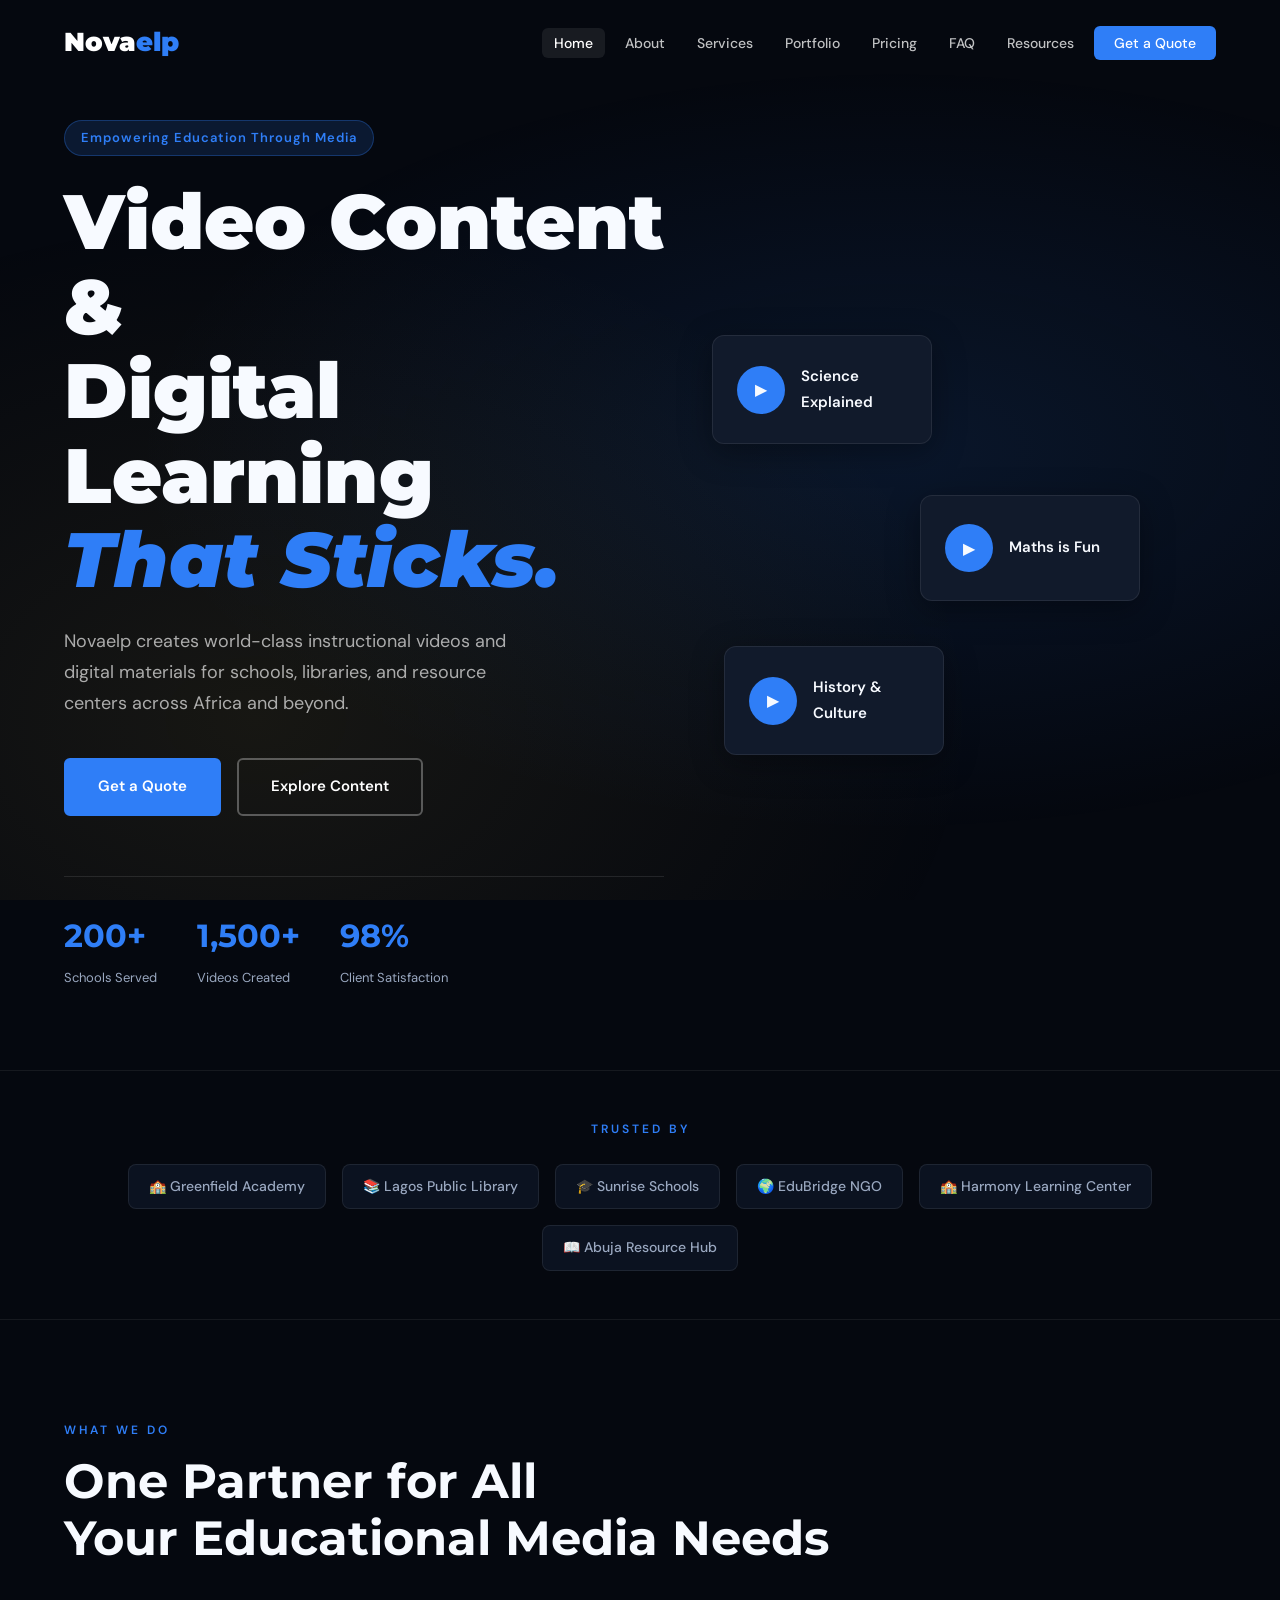
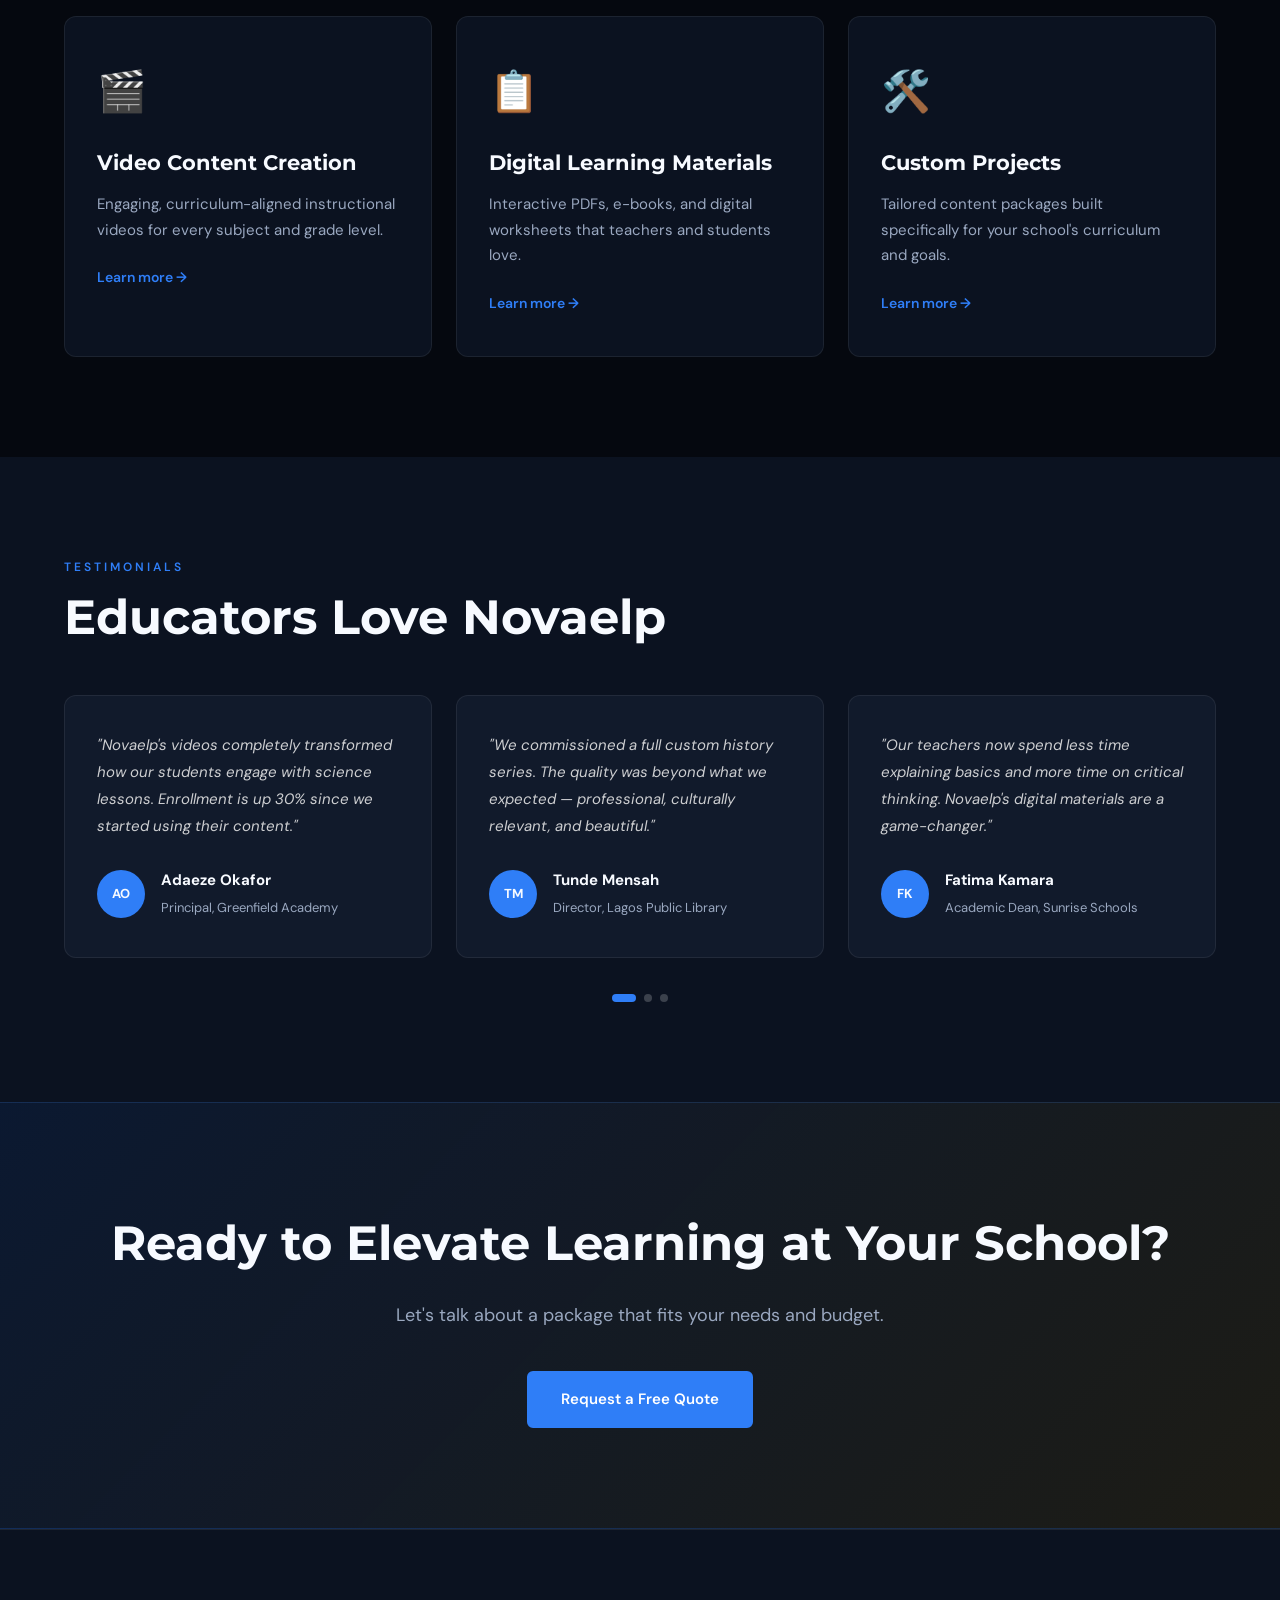
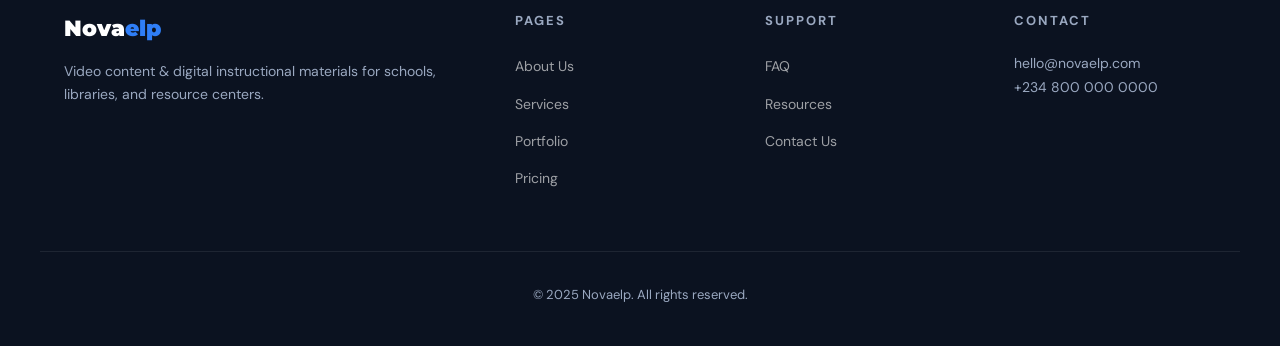
<file: index.html>
<!DOCTYPE html>
<html lang="en">
<head>
  <meta charset="UTF-8" />
  <meta name="viewport" content="width=device-width, initial-scale=1.0" />
  <title>Novaelp — Digital Learning for Schools</title>
  <link rel="stylesheet" href="styles.css" />
  <link href="https://fonts.googleapis.com/css2?family=Montserrat:wght@600;700;800;900&family=DM+Sans:wght@300;400;500;600&display=swap" rel="stylesheet" />
</head>
<body>

<!-- ===== NAVBAR ===== -->
<nav class="navbar" id="navbar">
  <div class="nav-inner">
    <a href="index.html" class="logo">Nova<span>elp</span></a>
    <button class="hamburger" id="hamburger" aria-label="Menu">
      <span></span><span></span><span></span>
    </button>
    <ul class="nav-links" id="navLinks">
      <li><a href="index.html" class="active">Home</a></li>
      <li><a href="about.html">About</a></li>
      <li><a href="services.html">Services</a></li>
      <li><a href="portfolio.html">Portfolio</a></li>
      <li><a href="pricing.html">Pricing</a></li>
      <li><a href="faq.html">FAQ</a></li>
      <li><a href="blog.html">Resources</a></li>
      <li><a href="contact.html" class="nav-cta">Get a Quote</a></li>
    </ul>
  </div>
</nav>

<!-- ===== HERO ===== -->
<section class="hero" id="hero">
  <div class="hero-bg"></div>
  <div class="hero-content">
    <p class="hero-tag">Empowering Education Through Media</p>
    <h1 class="hero-title">Video Content &amp;<br/>Digital Learning<br/><em>That Sticks.</em></h1>
    <p class="hero-sub">Novaelp creates world-class instructional videos and digital materials for schools, libraries, and resource centers across Africa and beyond.</p>
    <div class="hero-actions">
      <a href="contact.html" class="btn-primary">Get a Quote</a>
      <a href="portfolio.html" class="btn-outline">Explore Content</a>
    </div>
    <div class="hero-stats">
      <div class="stat"><strong>200+</strong><span>Schools Served</span></div>
      <div class="stat"><strong>1,500+</strong><span>Videos Created</span></div>
      <div class="stat"><strong>98%</strong><span>Client Satisfaction</span></div>
    </div>
  </div>
  <div class="hero-visual">
    <div class="hero-card card1" id="science-card">
      <div class="play-icon">▶</div>
      <p>Science Explained</p>
    </div>
    <div class="hero-card card2" id="math-card">
      <div class="play-icon">▶</div>
      <p>Maths is Fun</p>
    </div>
    <div class="hero-card card3">
      <div class="play-icon">▶</div>
      <p>History & Culture</p>
    </div>
  </div>
</section>

<!-- ===== CLIENTS ===== -->
<section class="clients" id="clients">
  <p class="section-label">Trusted By</p>
  <div class="client-logos">
    <div class="logo-item">🏫 Greenfield Academy</div>
    <div class="logo-item">📚 Lagos Public Library</div>
    <div class="logo-item">🎓 Sunrise Schools</div>
    <div class="logo-item">🌍 EduBridge NGO</div>
    <div class="logo-item">🏫 Harmony Learning Center</div>
    <div class="logo-item">📖 Abuja Resource Hub</div>
  </div>
</section>

<!-- ===== WHAT WE DO ===== -->
<section class="what-we-do" id="whatwedo">
  <div class="container">
    <p class="section-label">What We Do</p>
    <h2 class="section-title">One Partner for All<br/>Your Educational Media Needs</h2>
    <div class="service-grid">
      <div class="service-card">
        <div class="service-icon">🎬</div>
        <h3>Video Content Creation</h3>
        <p>Engaging, curriculum-aligned instructional videos for every subject and grade level.</p>
        <a href="services.html" class="card-link">Learn more →</a>
      </div>
      <div class="service-card">
        <div class="service-icon">📋</div>
        <h3>Digital Learning Materials</h3>
        <p>Interactive PDFs, e-books, and digital worksheets that teachers and students love.</p>
        <a href="services.html" class="card-link">Learn more →</a>
      </div>
      <div class="service-card">
        <div class="service-icon">🛠️</div>
        <h3>Custom Projects</h3>
        <p>Tailored content packages built specifically for your school's curriculum and goals.</p>
        <a href="services.html" class="card-link">Learn more →</a>
      </div>
    </div>
  </div>
</section>

<!-- ===== TESTIMONIALS ===== -->
<section class="testimonials" id="testimonials">
  <div class="container">
    <p class="section-label">Testimonials</p>
    <h2 class="section-title">Educators Love Novaelp</h2>
    <div class="testimonial-track" id="testimonialTrack">
      <div class="testimonial-card">
        <p class="quote">"Novaelp's videos completely transformed how our students engage with science lessons. Enrollment is up 30% since we started using their content."</p>
        <div class="testimonial-author">
          <div class="avatar">AO</div>
          <div>
            <strong>Adaeze Okafor</strong>
            <span>Principal, Greenfield Academy</span>
          </div>
        </div>
      </div>
      <div class="testimonial-card">
        <p class="quote">"We commissioned a full custom history series. The quality was beyond what we expected — professional, culturally relevant, and beautiful."</p>
        <div class="testimonial-author">
          <div class="avatar">TM</div>
          <div>
            <strong>Tunde Mensah</strong>
            <span>Director, Lagos Public Library</span>
          </div>
        </div>
      </div>
      <div class="testimonial-card">
        <p class="quote">"Our teachers now spend less time explaining basics and more time on critical thinking. Novaelp's digital materials are a game-changer."</p>
        <div class="testimonial-author">
          <div class="avatar">FK</div>
          <div>
            <strong>Fatima Kamara</strong>
            <span>Academic Dean, Sunrise Schools</span>
          </div>
        </div>
      </div>
    </div>
    <div class="testimonial-dots" id="testimonialDots">
      <span class="dot active" data-index="0"></span>
      <span class="dot" data-index="1"></span>
      <span class="dot" data-index="2"></span>
    </div>
  </div>
</section>

<!-- ===== CTA BANNER ===== -->
<section class="cta-banner">
  <div class="container">
    <h2>Ready to Elevate Learning at Your School?</h2>
    <p>Let's talk about a package that fits your needs and budget.</p>
    <a href="contact.html" class="btn-primary">Request a Free Quote</a>
  </div>
</section>

<!-- ===== FOOTER ===== -->
<footer class="footer">
  <div class="container footer-inner">
    <div>
      <a href="index.html" class="logo">Nova<span>elp</span></a>
      <p>Video content & digital instructional materials for schools, libraries, and resource centers.</p>
    </div>
    <div>
      <h4>Pages</h4>
      <ul>
        <li><a href="about.html">About Us</a></li>
        <li><a href="services.html">Services</a></li>
        <li><a href="portfolio.html">Portfolio</a></li>
        <li><a href="pricing.html">Pricing</a></li>
      </ul>
    </div>
    <div>
      <h4>Support</h4>
      <ul>
        <li><a href="faq.html">FAQ</a></li>
        <li><a href="blog.html">Resources</a></li>
        <li><a href="contact.html">Contact Us</a></li>
      </ul>
    </div>
    <div>
      <h4>Contact</h4>
      <p>hello@novaelp.com</p>
      <p>+234 800 000 0000</p>
    </div>
  </div>
  <p class="footer-copy">© 2025 Novaelp. All rights reserved.</p>
</footer>

<script src="main.js"></script>
</body>
</html>
</file>
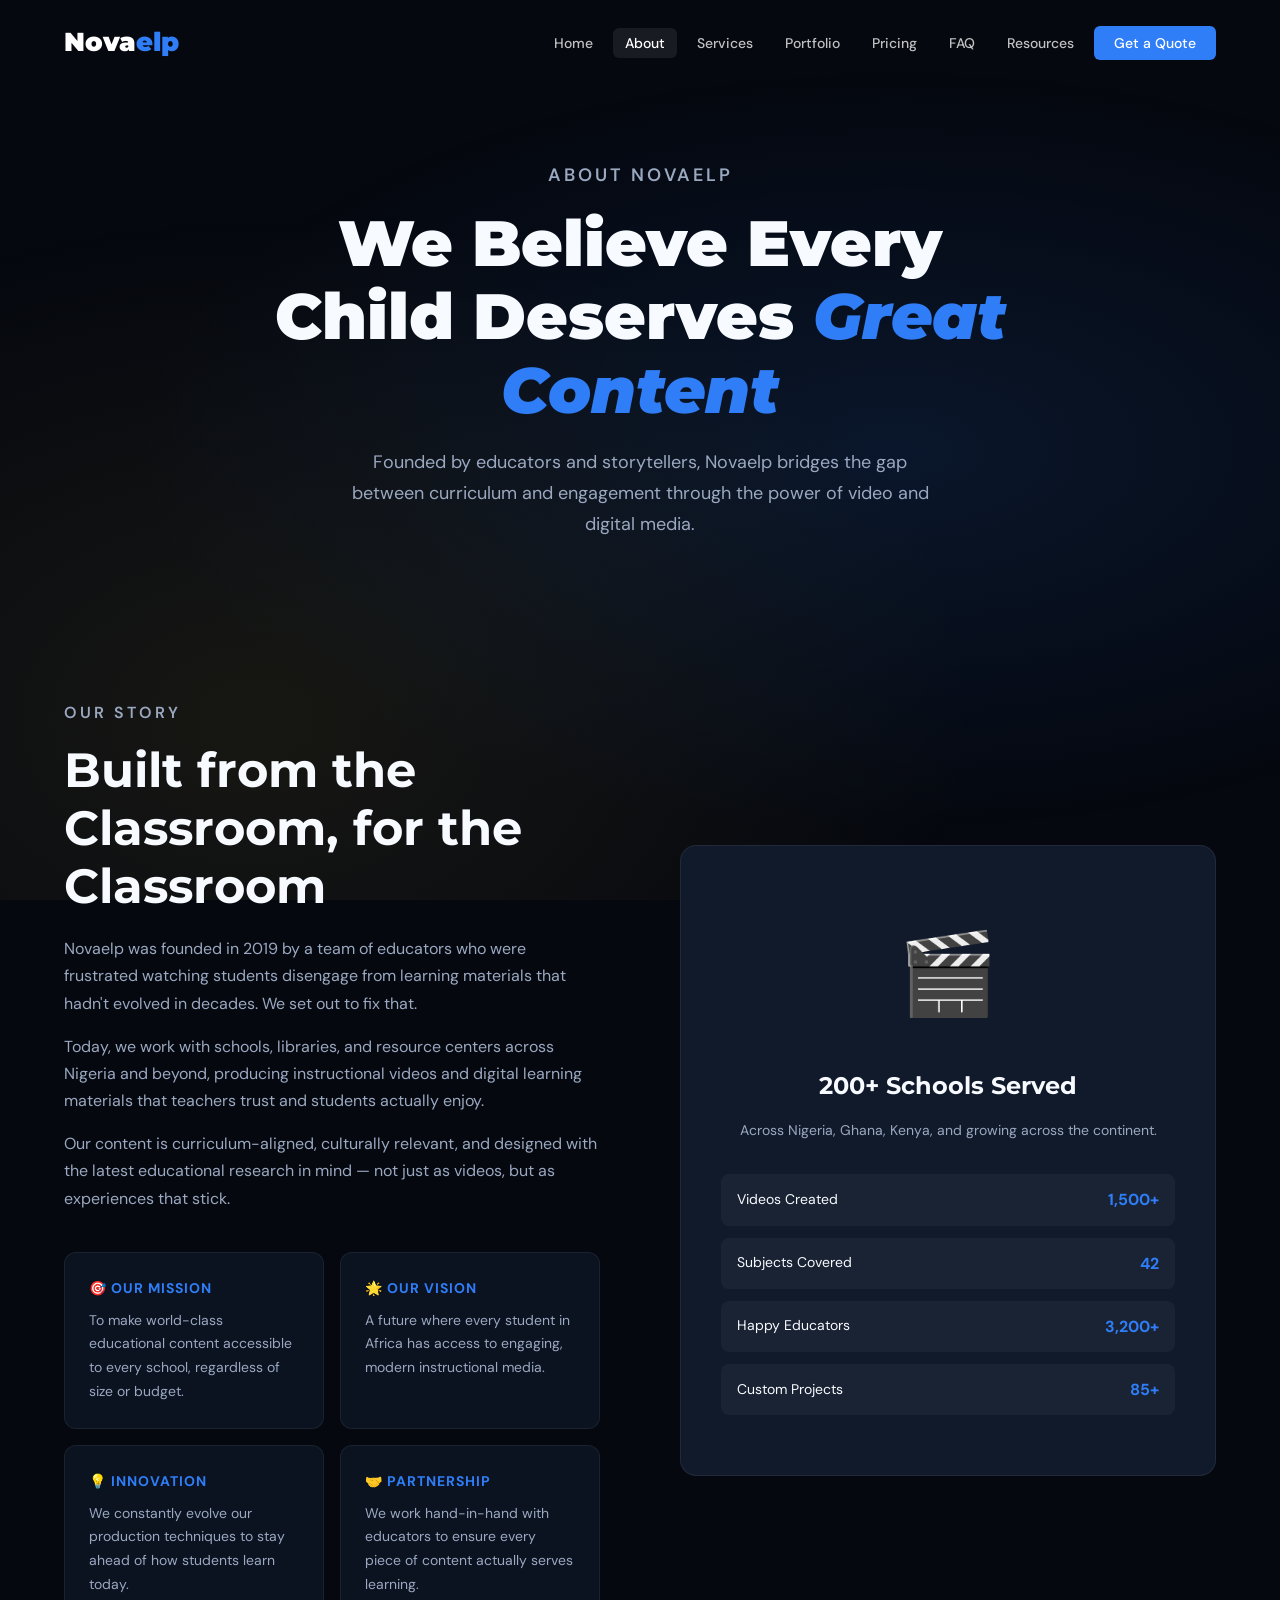
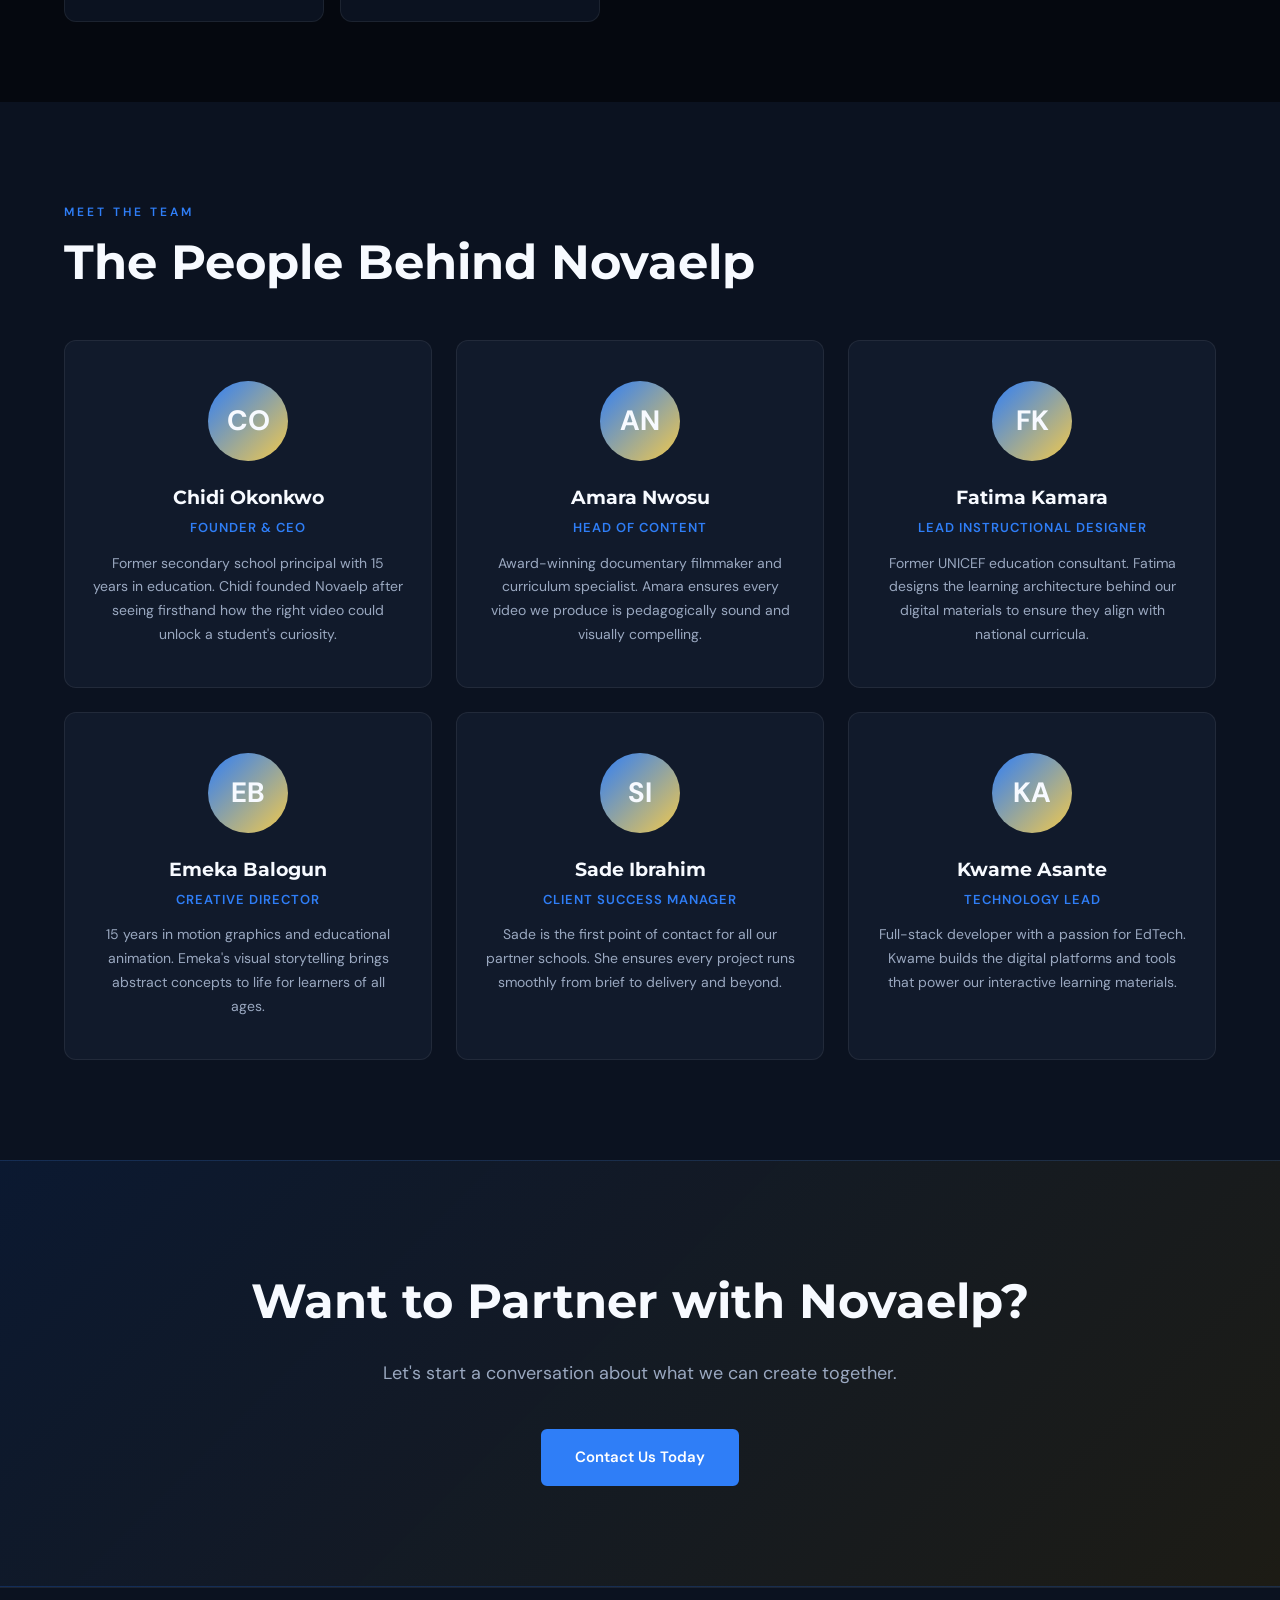
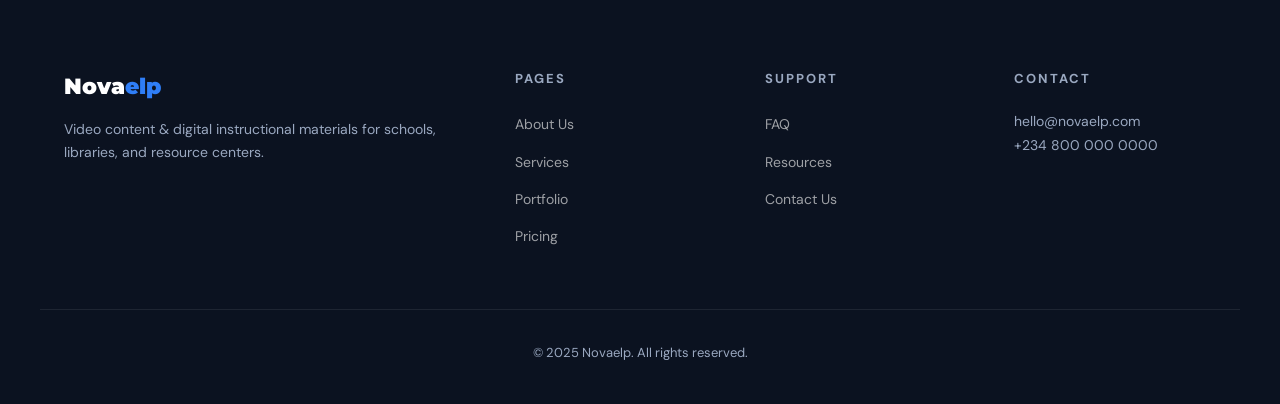
<file: about.html>
<!DOCTYPE html>
<html lang="en">
<head>
  <meta charset="UTF-8" />
  <meta name="viewport" content="width=device-width, initial-scale=1.0" />
  <title>About Us — Novaelp</title>
  <link rel="stylesheet" href="styles.css" />
  <link href="https://fonts.googleapis.com/css2?family=Montserrat:wght@600;700;800;900&family=DM+Sans:wght@300;400;500;600&display=swap" rel="stylesheet" />
</head>
<body>

<nav class="navbar" id="navbar">
  <div class="nav-inner">
    <a href="index.html" class="logo">Nova<span>elp</span></a>
    <button class="hamburger" id="hamburger"><span></span><span></span><span></span></button>
    <ul class="nav-links" id="navLinks">
      <li><a href="index.html">Home</a></li>
      <li><a href="about.html" class="active">About</a></li>
      <li><a href="services.html">Services</a></li>
      <li><a href="portfolio.html">Portfolio</a></li>
      <li><a href="pricing.html">Pricing</a></li>
      <li><a href="faq.html">FAQ</a></li>
      <li><a href="blog.html">Resources</a></li>
      <li><a href="contact.html" class="nav-cta">Get a Quote</a></li>
    </ul>
  </div>
</nav>

<div class="hero-bg"></div>

<section class="page-hero">
  <p class="section-label">About Novaelp</p>
  <h1>We Believe Every Child Deserves <em style="color:var(--primary);font-style:italic;">Great Content</em></h1>
  <p>Founded by educators and storytellers, Novaelp bridges the gap between curriculum and engagement through the power of video and digital media.</p>
</section>

<!-- MISSION & VISION -->
<section class="about-section">
  <div class="container">
    <div class="about-grid">
      <div>
        <p class="section-label">Our Story</p>
        <h2 class="section-title">Built from the Classroom, for the Classroom</h2>
        <p>Novaelp was founded in 2019 by a team of educators who were frustrated watching students disengage from learning materials that hadn't evolved in decades. We set out to fix that.</p>
        <p>Today, we work with schools, libraries, and resource centers across Nigeria and beyond, producing instructional videos and digital learning materials that teachers trust and students actually enjoy.</p>
        <p>Our content is curriculum-aligned, culturally relevant, and designed with the latest educational research in mind — not just as videos, but as experiences that stick.</p>

        <div class="values-grid">
          <div class="value-box">
            <h4>🎯 Our Mission</h4>
            <p>To make world-class educational content accessible to every school, regardless of size or budget.</p>
          </div>
          <div class="value-box">
            <h4>🌟 Our Vision</h4>
            <p>A future where every student in Africa has access to engaging, modern instructional media.</p>
          </div>
          <div class="value-box">
            <h4>💡 Innovation</h4>
            <p>We constantly evolve our production techniques to stay ahead of how students learn today.</p>
          </div>
          <div class="value-box">
            <h4>🤝 Partnership</h4>
            <p>We work hand-in-hand with educators to ensure every piece of content actually serves learning.</p>
          </div>
        </div>
      </div>

      <div class="visual-block">
        <div class="big-icon">🎬</div>
        <h3 style="font-family:var(--font-display);font-size:1.5rem;margin-bottom:12px;">200+ Schools Served</h3>
        <p style="color:var(--text-muted);font-size:14px;margin-bottom:32px;">Across Nigeria, Ghana, Kenya, and growing across the continent.</p>
        <div style="display:flex;flex-direction:column;gap:12px;text-align:left;">
          <div style="display:flex;justify-content:space-between;align-items:center;padding:12px 16px;background:rgba(255,255,255,0.04);border-radius:8px;">
            <span style="font-size:14px;">Videos Created</span>
            <strong style="color:var(--primary);">1,500+</strong>
          </div>
          <div style="display:flex;justify-content:space-between;align-items:center;padding:12px 16px;background:rgba(255,255,255,0.04);border-radius:8px;">
            <span style="font-size:14px;">Subjects Covered</span>
            <strong style="color:var(--primary);">42</strong>
          </div>
          <div style="display:flex;justify-content:space-between;align-items:center;padding:12px 16px;background:rgba(255,255,255,0.04);border-radius:8px;">
            <span style="font-size:14px;">Happy Educators</span>
            <strong style="color:var(--primary);">3,200+</strong>
          </div>
          <div style="display:flex;justify-content:space-between;align-items:center;padding:12px 16px;background:rgba(255,255,255,0.04);border-radius:8px;">
            <span style="font-size:14px;">Custom Projects</span>
            <strong style="color:var(--primary);">85+</strong>
          </div>
        </div>
      </div>
    </div>
  </div>
</section>

<!-- TEAM -->
<section class="team-section">
  <div class="container">
    <p class="section-label">Meet the Team</p>
    <h2 class="section-title">The People Behind Novaelp</h2>
    <div class="team-grid">
      <div class="team-card">
        <div class="team-avatar">CO</div>
        <h3>Chidi Okonkwo</h3>
        <div class="role">Founder & CEO</div>
        <p>Former secondary school principal with 15 years in education. Chidi founded Novaelp after seeing firsthand how the right video could unlock a student's curiosity.</p>
      </div>
      <div class="team-card">
        <div class="team-avatar">AN</div>
        <h3>Amara Nwosu</h3>
        <div class="role">Head of Content</div>
        <p>Award-winning documentary filmmaker and curriculum specialist. Amara ensures every video we produce is pedagogically sound and visually compelling.</p>
      </div>
      <div class="team-card">
        <div class="team-avatar">FK</div>
        <h3>Fatima Kamara</h3>
        <div class="role">Lead Instructional Designer</div>
        <p>Former UNICEF education consultant. Fatima designs the learning architecture behind our digital materials to ensure they align with national curricula.</p>
      </div>
      <div class="team-card">
        <div class="team-avatar">EB</div>
        <h3>Emeka Balogun</h3>
        <div class="role">Creative Director</div>
        <p>15 years in motion graphics and educational animation. Emeka's visual storytelling brings abstract concepts to life for learners of all ages.</p>
      </div>
      <div class="team-card">
        <div class="team-avatar">SI</div>
        <h3>Sade Ibrahim</h3>
        <div class="role">Client Success Manager</div>
        <p>Sade is the first point of contact for all our partner schools. She ensures every project runs smoothly from brief to delivery and beyond.</p>
      </div>
      <div class="team-card">
        <div class="team-avatar">KA</div>
        <h3>Kwame Asante</h3>
        <div class="role">Technology Lead</div>
        <p>Full-stack developer with a passion for EdTech. Kwame builds the digital platforms and tools that power our interactive learning materials.</p>
      </div>
    </div>
  </div>
</section>

<section class="cta-banner">
  <div class="container">
    <h2>Want to Partner with Novaelp?</h2>
    <p>Let's start a conversation about what we can create together.</p>
    <a href="contact.html" class="btn-primary">Contact Us Today</a>
  </div>
</section>

<footer class="footer">
  <div class="container footer-inner">
    <div>
      <a href="index.html" class="logo">Nova<span>elp</span></a>
      <p>Video content & digital instructional materials for schools, libraries, and resource centers.</p>
    </div>
    <div>
      <h4>Pages</h4>
      <ul>
        <li><a href="about.html">About Us</a></li>
        <li><a href="services.html">Services</a></li>
        <li><a href="portfolio.html">Portfolio</a></li>
        <li><a href="pricing.html">Pricing</a></li>
      </ul>
    </div>
    <div>
      <h4>Support</h4>
      <ul>
        <li><a href="faq.html">FAQ</a></li>
        <li><a href="blog.html">Resources</a></li>
        <li><a href="contact.html">Contact Us</a></li>
      </ul>
    </div>
    <div>
      <h4>Contact</h4>
      <p>hello@novaelp.com</p>
      <p>+234 800 000 0000</p>
    </div>
  </div>
  <p class="footer-copy">© 2025 Novaelp. All rights reserved.</p>
</footer>

<script src="main.js"></script>
</body>
</html>
</file>
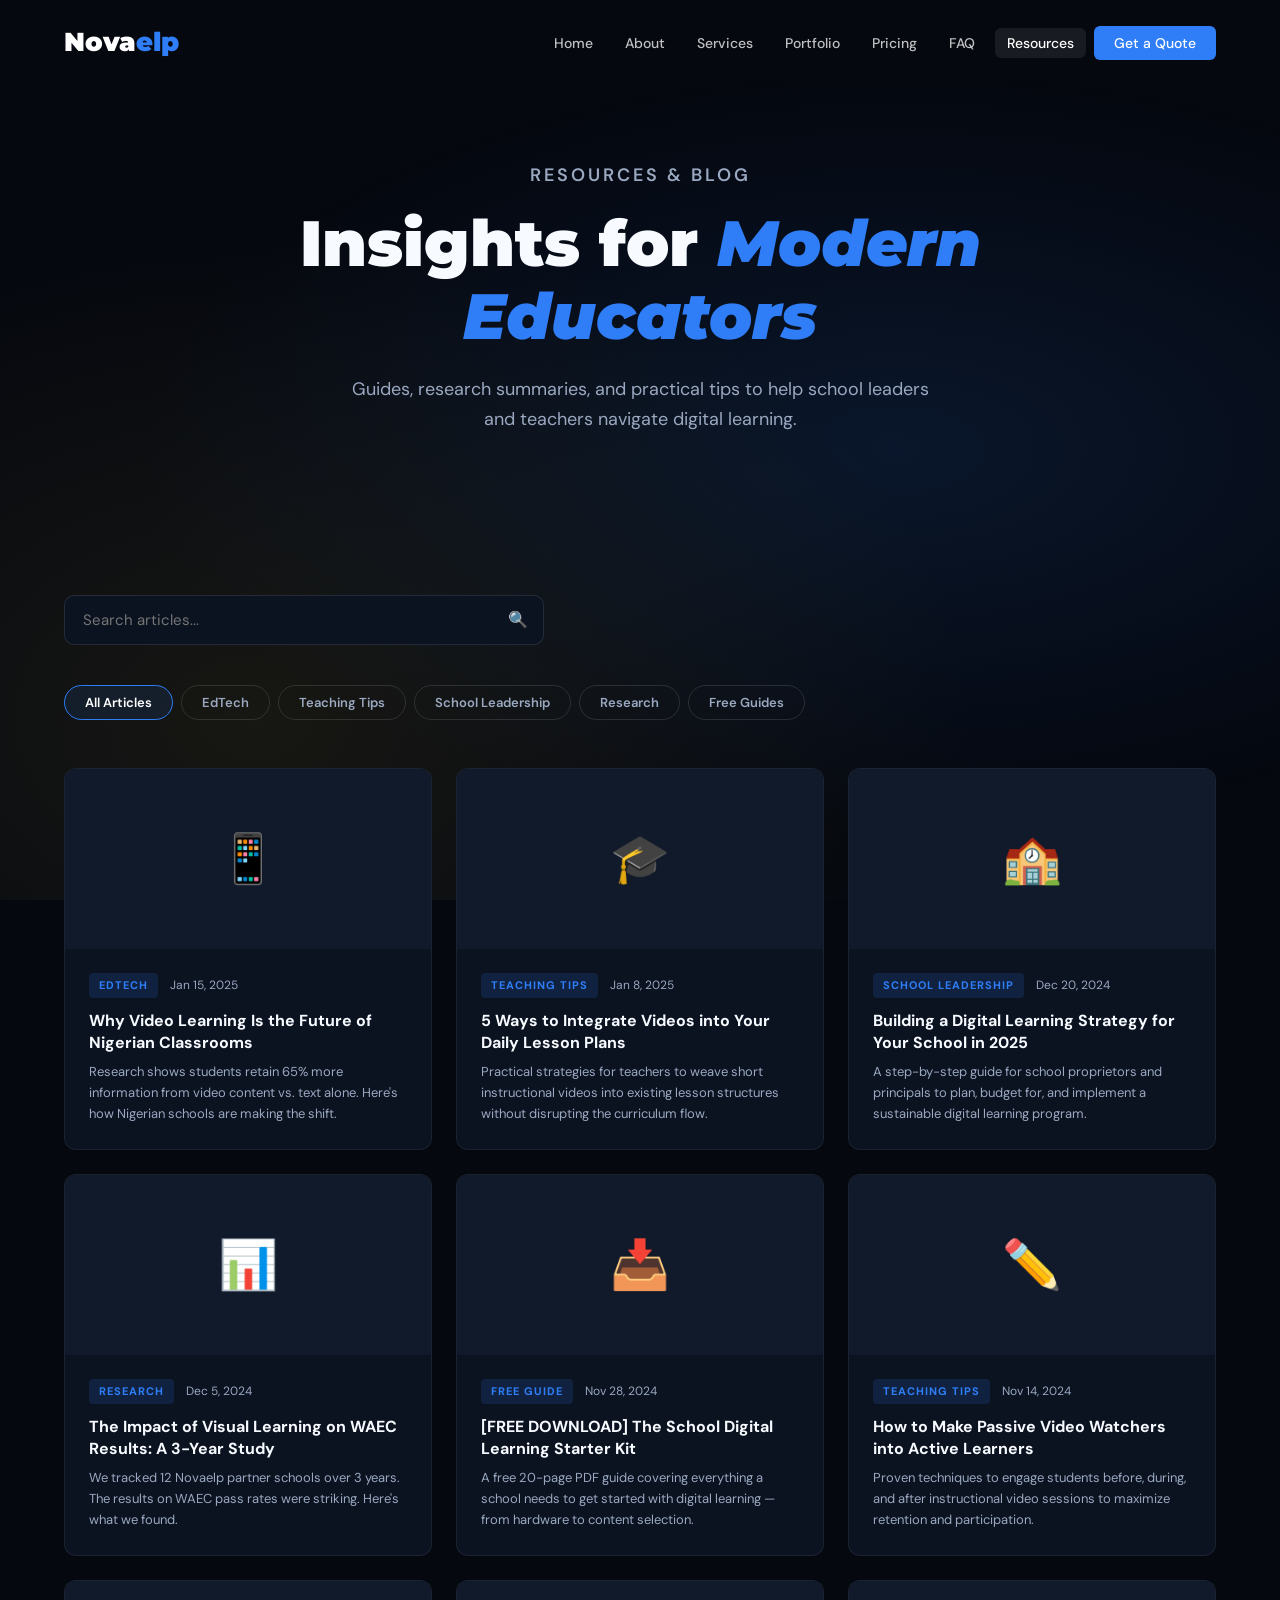
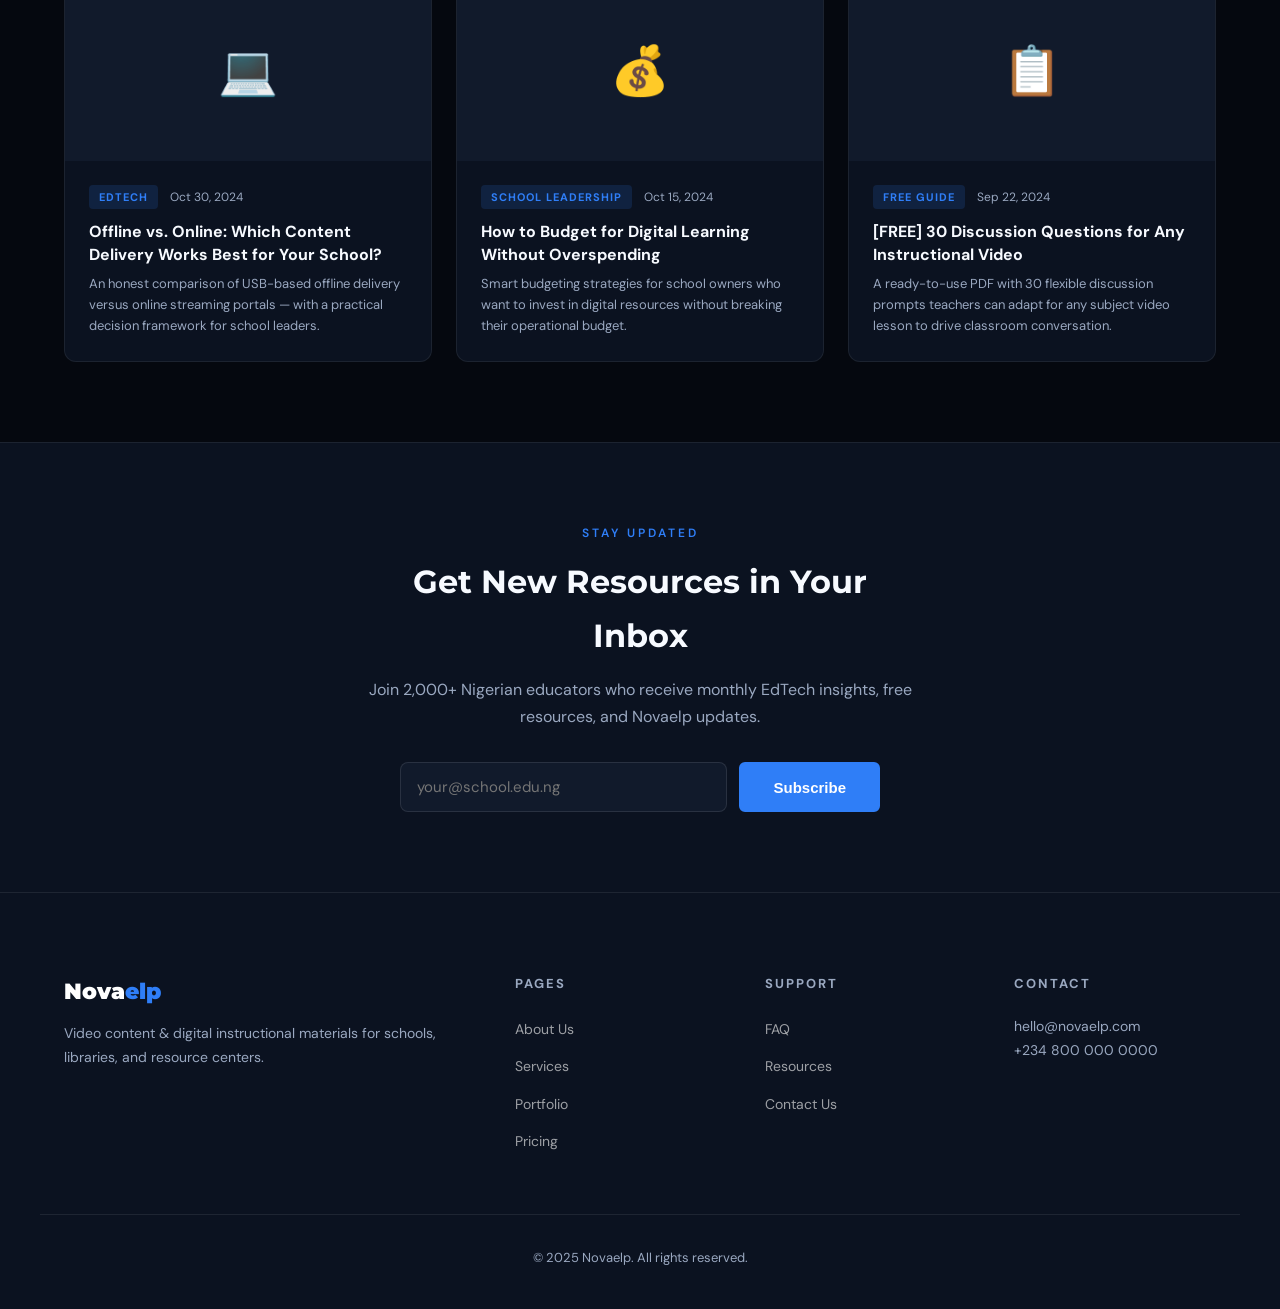
<file: blog.html>
<!DOCTYPE html>
<html lang="en">
<head>
  <meta charset="UTF-8" />
  <meta name="viewport" content="width=device-width, initial-scale=1.0" />
  <title>Resources & Blog — Novaelp</title>
  <link rel="stylesheet" href="styles.css" />
  <link href="https://fonts.googleapis.com/css2?family=Montserrat:wght@600;700;800;900&family=DM+Sans:wght@300;400;500;600&display=swap" rel="stylesheet" />
</head>
<body>

<nav class="navbar" id="navbar">
  <div class="nav-inner">
    <a href="index.html" class="logo">Nova<span>elp</span></a>
    <button class="hamburger" id="hamburger"><span></span><span></span><span></span></button>
    <ul class="nav-links" id="navLinks">
      <li><a href="index.html">Home</a></li>
      <li><a href="about.html">About</a></li>
      <li><a href="services.html">Services</a></li>
      <li><a href="portfolio.html">Portfolio</a></li>
      <li><a href="pricing.html">Pricing</a></li>
      <li><a href="faq.html">FAQ</a></li>
      <li><a href="blog.html" class="active">Resources</a></li>
      <li><a href="contact.html" class="nav-cta">Get a Quote</a></li>
    </ul>
  </div>
</nav>

<div class="hero-bg"></div>

<section class="page-hero">
  <p class="section-label">Resources & Blog</p>
  <h1>Insights for <em style="color:var(--primary);font-style:italic;">Modern Educators</em></h1>
  <p>Guides, research summaries, and practical tips to help school leaders and teachers navigate digital learning.</p>
</section>

<section class="blog-page">
  <div class="container">

    <!-- Search -->
    <div class="blog-search-bar">
      <input type="text" id="blogSearch" placeholder="Search articles..." />
      <span class="search-icon">🔍</span>
    </div>

    <!-- Filters -->
    <div class="blog-filters filter-bar">
      <button class="filter-btn active" data-filter="all">All Articles</button>
      <button class="filter-btn" data-filter="edtech">EdTech</button>
      <button class="filter-btn" data-filter="teaching">Teaching Tips</button>
      <button class="filter-btn" data-filter="leadership">School Leadership</button>
      <button class="filter-btn" data-filter="research">Research</button>
      <button class="filter-btn" data-filter="guides">Free Guides</button>
    </div>

    <!-- Blog Grid -->
    <div class="blog-grid">

      <div class="blog-card" data-category="edtech">
        <div class="blog-thumb">📱</div>
        <div class="blog-content">
          <div class="blog-meta">
            <span class="blog-cat">EdTech</span>
            <span class="blog-date">Jan 15, 2025</span>
          </div>
          <h3>Why Video Learning Is the Future of Nigerian Classrooms</h3>
          <p>Research shows students retain 65% more information from video content vs. text alone. Here's how Nigerian schools are making the shift.</p>
        </div>
      </div>

      <div class="blog-card" data-category="teaching">
        <div class="blog-thumb">🎓</div>
        <div class="blog-content">
          <div class="blog-meta">
            <span class="blog-cat">Teaching Tips</span>
            <span class="blog-date">Jan 8, 2025</span>
          </div>
          <h3>5 Ways to Integrate Videos into Your Daily Lesson Plans</h3>
          <p>Practical strategies for teachers to weave short instructional videos into existing lesson structures without disrupting the curriculum flow.</p>
        </div>
      </div>

      <div class="blog-card" data-category="leadership">
        <div class="blog-thumb">🏫</div>
        <div class="blog-content">
          <div class="blog-meta">
            <span class="blog-cat">School Leadership</span>
            <span class="blog-date">Dec 20, 2024</span>
          </div>
          <h3>Building a Digital Learning Strategy for Your School in 2025</h3>
          <p>A step-by-step guide for school proprietors and principals to plan, budget for, and implement a sustainable digital learning program.</p>
        </div>
      </div>

      <div class="blog-card" data-category="research">
        <div class="blog-thumb">📊</div>
        <div class="blog-content">
          <div class="blog-meta">
            <span class="blog-cat">Research</span>
            <span class="blog-date">Dec 5, 2024</span>
          </div>
          <h3>The Impact of Visual Learning on WAEC Results: A 3-Year Study</h3>
          <p>We tracked 12 Novaelp partner schools over 3 years. The results on WAEC pass rates were striking. Here's what we found.</p>
        </div>
      </div>

      <div class="blog-card" data-category="guides">
        <div class="blog-thumb">📥</div>
        <div class="blog-content">
          <div class="blog-meta">
            <span class="blog-cat">Free Guide</span>
            <span class="blog-date">Nov 28, 2024</span>
          </div>
          <h3>[FREE DOWNLOAD] The School Digital Learning Starter Kit</h3>
          <p>A free 20-page PDF guide covering everything a school needs to get started with digital learning — from hardware to content selection.</p>
        </div>
      </div>

      <div class="blog-card" data-category="teaching">
        <div class="blog-thumb">✏️</div>
        <div class="blog-content">
          <div class="blog-meta">
            <span class="blog-cat">Teaching Tips</span>
            <span class="blog-date">Nov 14, 2024</span>
          </div>
          <h3>How to Make Passive Video Watchers into Active Learners</h3>
          <p>Proven techniques to engage students before, during, and after instructional video sessions to maximize retention and participation.</p>
        </div>
      </div>

      <div class="blog-card" data-category="edtech">
        <div class="blog-thumb">💻</div>
        <div class="blog-content">
          <div class="blog-meta">
            <span class="blog-cat">EdTech</span>
            <span class="blog-date">Oct 30, 2024</span>
          </div>
          <h3>Offline vs. Online: Which Content Delivery Works Best for Your School?</h3>
          <p>An honest comparison of USB-based offline delivery versus online streaming portals — with a practical decision framework for school leaders.</p>
        </div>
      </div>

      <div class="blog-card" data-category="leadership">
        <div class="blog-thumb">💰</div>
        <div class="blog-content">
          <div class="blog-meta">
            <span class="blog-cat">School Leadership</span>
            <span class="blog-date">Oct 15, 2024</span>
          </div>
          <h3>How to Budget for Digital Learning Without Overspending</h3>
          <p>Smart budgeting strategies for school owners who want to invest in digital resources without breaking their operational budget.</p>
        </div>
      </div>

      <div class="blog-card" data-category="guides">
        <div class="blog-thumb">📋</div>
        <div class="blog-content">
          <div class="blog-meta">
            <span class="blog-cat">Free Guide</span>
            <span class="blog-date">Sep 22, 2024</span>
          </div>
          <h3>[FREE] 30 Discussion Questions for Any Instructional Video</h3>
          <p>A ready-to-use PDF with 30 flexible discussion prompts teachers can adapt for any subject video lesson to drive classroom conversation.</p>
        </div>
      </div>

    </div>

    <div id="noResults" class="no-results">
      😕 No articles match your search. Try different keywords or browse all articles.
    </div>

  </div>
</section>

<!-- Newsletter Signup -->
<section style="padding:80px 0;background:var(--dark2);border-top:1px solid rgba(255,255,255,0.07);">
  <div class="container" style="max-width:600px;text-align:center;">
    <p class="section-label">Stay Updated</p>
    <h2 style="font-family:var(--font-display);font-size:2rem;margin-bottom:12px;">Get New Resources in Your Inbox</h2>
    <p style="color:var(--text-muted);margin-bottom:32px;">Join 2,000+ Nigerian educators who receive monthly EdTech insights, free resources, and Novaelp updates.</p>
    <form id="newsletterForm" style="display:flex;gap:12px;max-width:480px;margin:0 auto;" onsubmit="handleNewsletter(event)">
      <input type="email" placeholder="your@school.edu.ng" required
        style="flex:1;background:var(--dark3);border:1.5px solid rgba(255,255,255,0.1);border-radius:8px;padding:14px 16px;color:var(--white);font-family:var(--font-body);font-size:15px;outline:none;" />
      <button type="submit" class="btn-primary">Subscribe</button>
    </form>
    <p id="newsletterSuccess" style="color:var(--primary);margin-top:16px;display:none;font-weight:600;">✅ You're subscribed! Check your inbox for a welcome email.</p>
  </div>
</section>

<footer class="footer">
  <div class="container footer-inner">
    <div>
      <a href="index.html" class="logo">Nova<span>elp</span></a>
      <p>Video content & digital instructional materials for schools, libraries, and resource centers.</p>
    </div>
    <div><h4>Pages</h4><ul><li><a href="about.html">About Us</a></li><li><a href="services.html">Services</a></li><li><a href="portfolio.html">Portfolio</a></li><li><a href="pricing.html">Pricing</a></li></ul></div>
    <div><h4>Support</h4><ul><li><a href="faq.html">FAQ</a></li><li><a href="blog.html">Resources</a></li><li><a href="contact.html">Contact Us</a></li></ul></div>
    <div><h4>Contact</h4><p>hello@novaelp.com</p><p>+234 800 000 0000</p></div>
  </div>
  <p class="footer-copy">© 2025 Novaelp. All rights reserved.</p>
</footer>

<script src="main.js"></script>
<script>
function handleNewsletter(e) {
  e.preventDefault();
  document.getElementById('newsletterSuccess').style.display = 'block';
  e.target.reset();
}
</script>
</body>
</html>
</file>
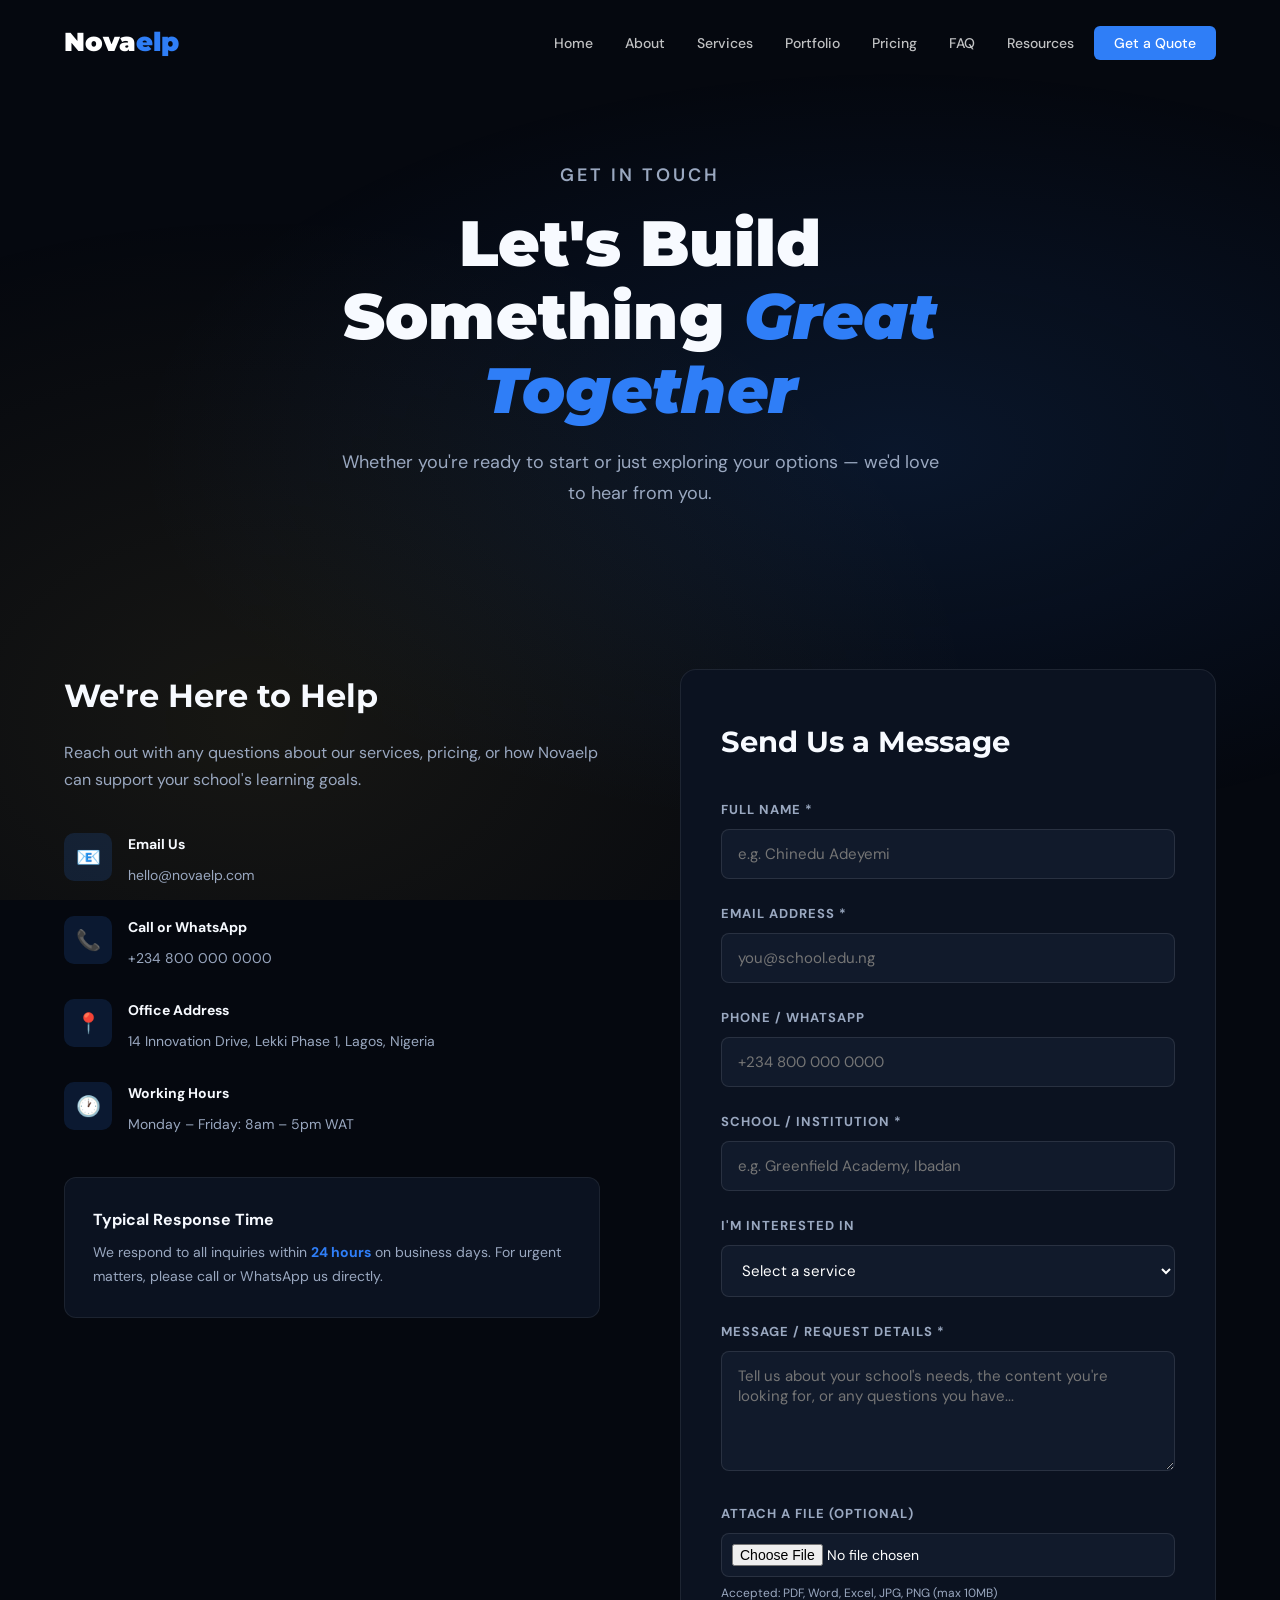
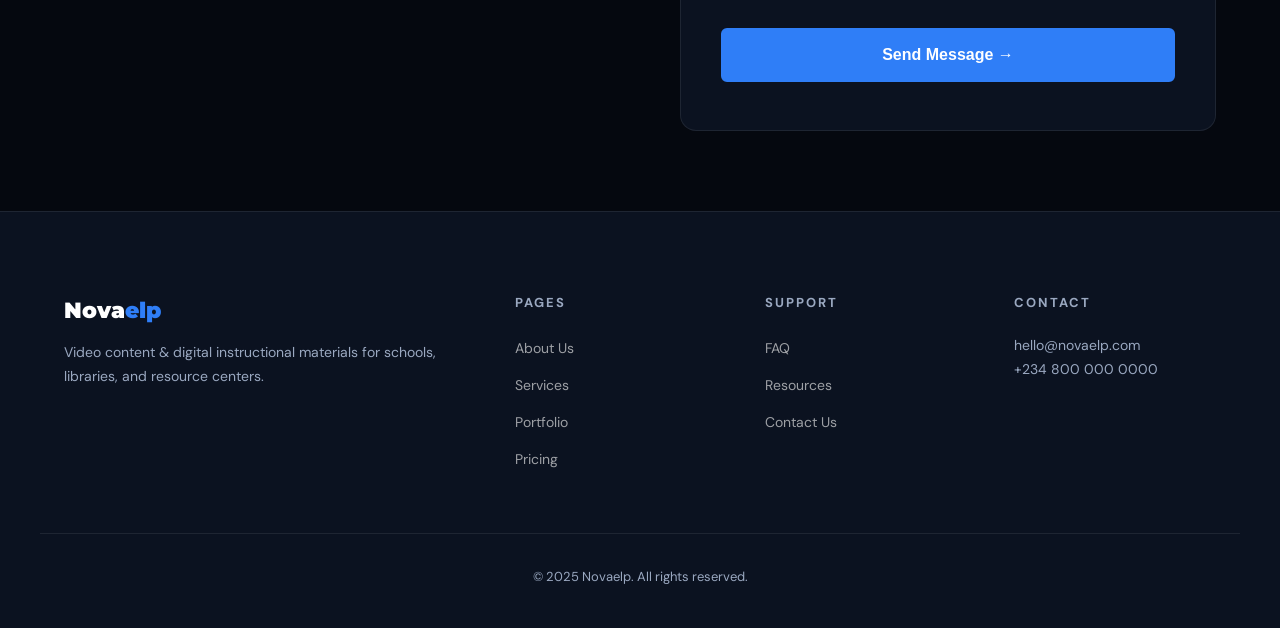
<file: contact.html>
<!DOCTYPE html>
<html lang="en">
<head>
  <meta charset="UTF-8" />
  <meta name="viewport" content="width=device-width, initial-scale=1.0" />
  <title>Contact Us — Novaelp</title>
  <link rel="stylesheet" href="styles.css" />
  <link href="https://fonts.googleapis.com/css2?family=Montserrat:wght@600;700;800;900&family=DM+Sans:wght@300;400;500;600&display=swap" rel="stylesheet" />
</head>
<body>

<nav class="navbar" id="navbar">
  <div class="nav-inner">
    <a href="index.html" class="logo">Nova<span>elp</span></a>
    <button class="hamburger" id="hamburger"><span></span><span></span><span></span></button>
    <ul class="nav-links" id="navLinks">
      <li><a href="index.html">Home</a></li>
      <li><a href="about.html">About</a></li>
      <li><a href="services.html">Services</a></li>
      <li><a href="portfolio.html">Portfolio</a></li>
      <li><a href="pricing.html">Pricing</a></li>
      <li><a href="faq.html">FAQ</a></li>
      <li><a href="blog.html">Resources</a></li>
      <li><a href="contact.html" class="nav-cta active">Get a Quote</a></li>
    </ul>
  </div>
</nav>

<div class="hero-bg"></div>

<section class="page-hero">
  <p class="section-label">Get in Touch</p>
  <h1>Let's Build Something <em style="color:var(--primary);font-style:italic;">Great Together</em></h1>
  <p>Whether you're ready to start or just exploring your options — we'd love to hear from you.</p>
</section>

<section class="contact-page">
  <div class="container">
    <div class="contact-grid">

      <!-- LEFT: Contact Info -->
      <div class="contact-info">
        <h2>We're Here to Help</h2>
        <p>Reach out with any questions about our services, pricing, or how Novaelp can support your school's learning goals.</p>

        <div class="contact-item">
          <div class="icon">📧</div>
          <div>
            <strong>Email Us</strong>
            <span>hello@novaelp.com</span>
          </div>
        </div>

        <div class="contact-item">
          <div class="icon">📞</div>
          <div>
            <strong>Call or WhatsApp</strong>
            <span>+234 800 000 0000</span>
          </div>
        </div>

        <div class="contact-item">
          <div class="icon">📍</div>
          <div>
            <strong>Office Address</strong>
            <span>14 Innovation Drive, Lekki Phase 1, Lagos, Nigeria</span>
          </div>
        </div>

        <div class="contact-item">
          <div class="icon">🕐</div>
          <div>
            <strong>Working Hours</strong>
            <span>Monday – Friday: 8am – 5pm WAT</span>
          </div>
        </div>

        <div style="margin-top:40px;padding:28px;background:var(--dark2);border-radius:12px;border:1px solid rgba(255,255,255,0.07);">
          <h4 style="margin-bottom:8px;">Typical Response Time</h4>
          <p style="color:var(--text-muted);font-size:14px;">We respond to all inquiries within <strong style="color:var(--primary);">24 hours</strong> on business days. For urgent matters, please call or WhatsApp us directly.</p>
        </div>
      </div>

      <!-- RIGHT: Contact Form -->
      <div class="contact-form">
        <h3>Send Us a Message</h3>
        <form id="contactForm" novalidate>

          <div class="form-group">
            <label for="name">Full Name *</label>
            <input type="text" id="name" name="name" placeholder="e.g. Chinedu Adeyemi" />
            <p class="form-error" id="nameError">Please enter your full name.</p>
          </div>

          <div class="form-group">
            <label for="email">Email Address *</label>
            <input type="email" id="email" name="email" placeholder="you@school.edu.ng" />
            <p class="form-error" id="emailError">Please enter a valid email address.</p>
          </div>

          <div class="form-group">
            <label for="phone">Phone / WhatsApp</label>
            <input type="tel" id="phone" name="phone" placeholder="+234 800 000 0000" />
          </div>

          <div class="form-group">
            <label for="school">School / Institution *</label>
            <input type="text" id="school" name="school" placeholder="e.g. Greenfield Academy, Ibadan" />
            <p class="form-error" id="schoolError">Please enter your school or institution name.</p>
          </div>

          <div class="form-group">
            <label for="interest">I'm Interested In</label>
            <select id="interest" name="interest">
              <option value="">Select a service</option>
              <option>Video Content Creation</option>
              <option>Digital Learning Materials</option>
              <option>Content Library Subscription</option>
              <option>Custom Project</option>
              <option>General Enquiry</option>
            </select>
          </div>

          <div class="form-group">
            <label for="message">Message / Request Details *</label>
            <textarea id="message" name="message" placeholder="Tell us about your school's needs, the content you're looking for, or any questions you have..."></textarea>
            <p class="form-error" id="messageError">Please enter your message or request details.</p>
          </div>

          <div class="form-group">
            <label for="attachment">Attach a File (optional)</label>
            <input type="file" id="attachment" name="attachment" accept=".pdf,.doc,.docx,.xls,.xlsx,.jpg,.png" style="padding:10px;font-size:14px;" />
            <p style="font-size:12px;color:var(--text-muted);margin-top:6px;">Accepted: PDF, Word, Excel, JPG, PNG (max 10MB)</p>
          </div>

          <button type="submit" class="btn-primary" style="width:100%;padding:16px;font-size:16px;">Send Message →</button>

          <div class="form-success" id="formSuccess">
            ✅ Message sent! We'll be in touch within 24 hours.
          </div>
        </form>
      </div>

    </div>
  </div>
</section>

<footer class="footer">
  <div class="container footer-inner">
    <div>
      <a href="index.html" class="logo">Nova<span>elp</span></a>
      <p>Video content & digital instructional materials for schools, libraries, and resource centers.</p>
    </div>
    <div><h4>Pages</h4><ul><li><a href="about.html">About Us</a></li><li><a href="services.html">Services</a></li><li><a href="portfolio.html">Portfolio</a></li><li><a href="pricing.html">Pricing</a></li></ul></div>
    <div><h4>Support</h4><ul><li><a href="faq.html">FAQ</a></li><li><a href="blog.html">Resources</a></li><li><a href="contact.html">Contact Us</a></li></ul></div>
    <div><h4>Contact</h4><p>hello@novaelp.com</p><p>+234 800 000 0000</p></div>
  </div>
  <p class="footer-copy">© 2025 Novaelp. All rights reserved.</p>
</footer>

<script src="main.js"></script>
</body>
</html>
</file>
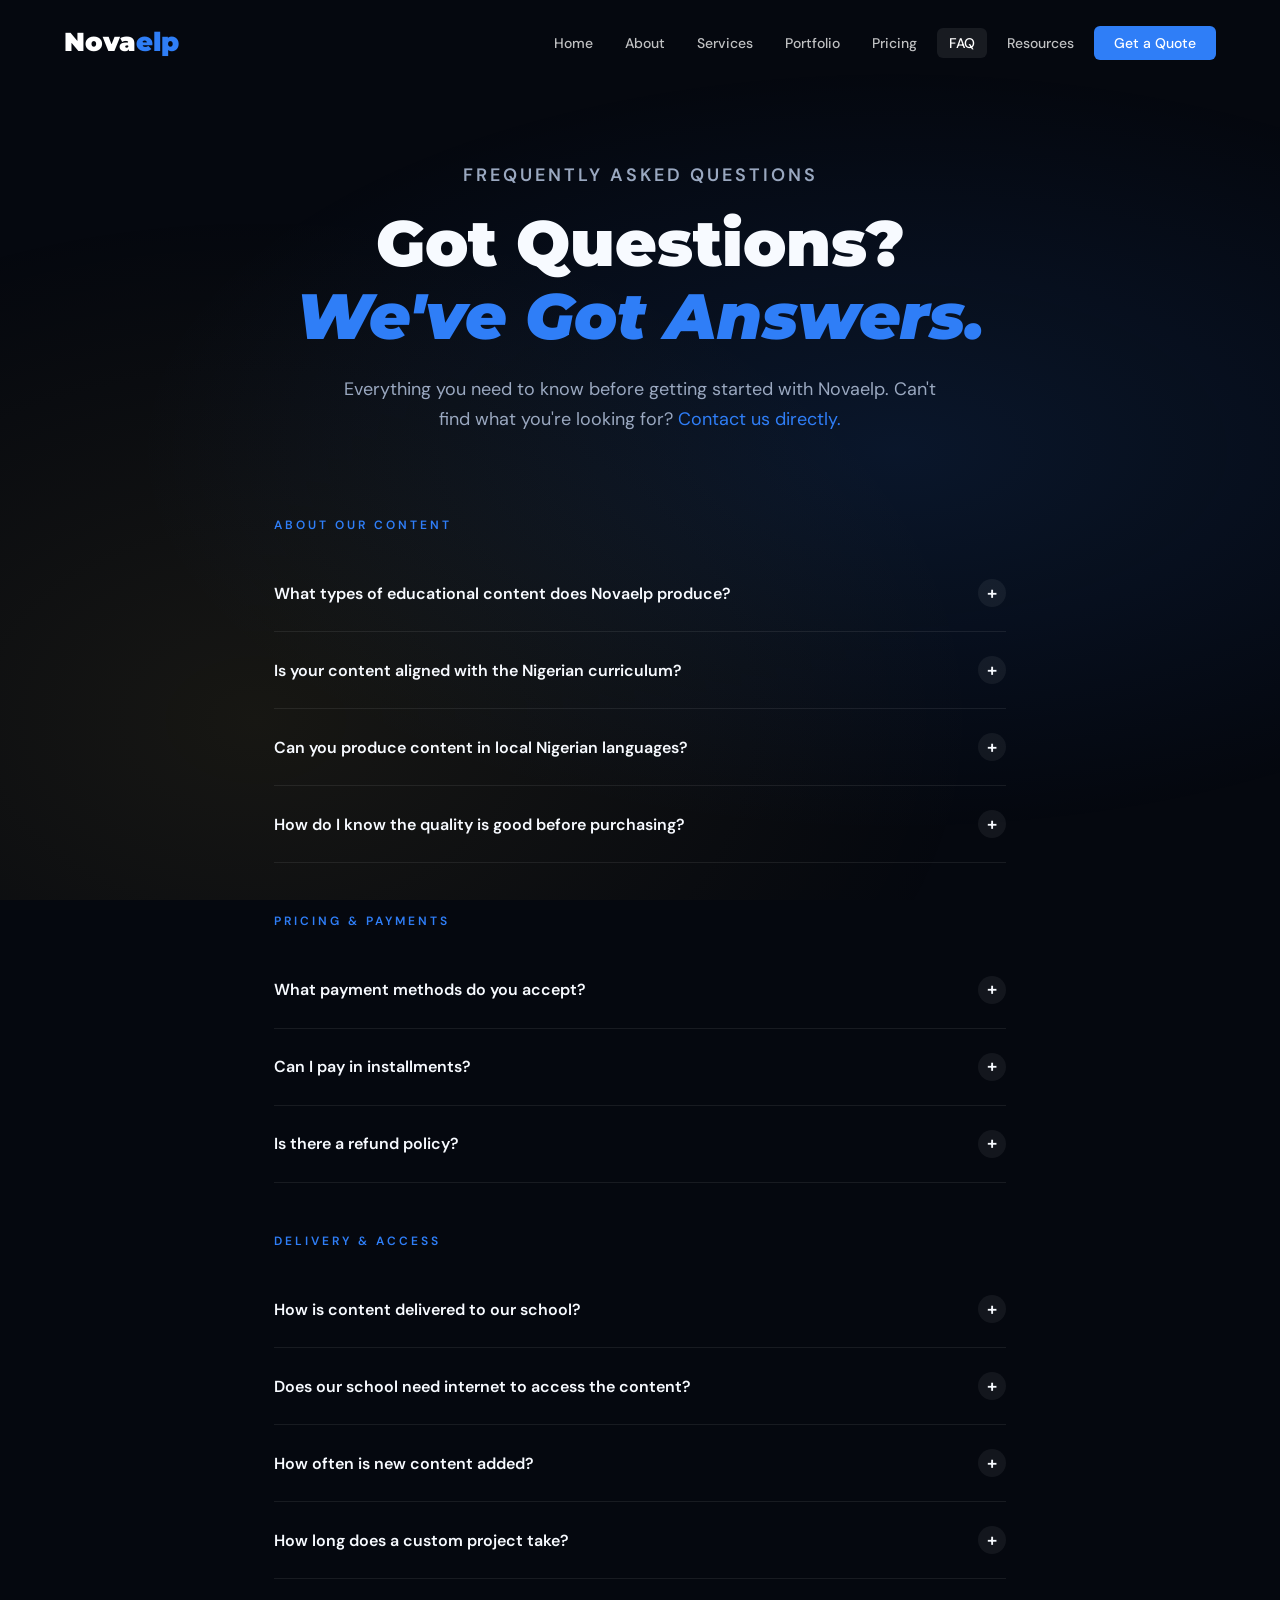
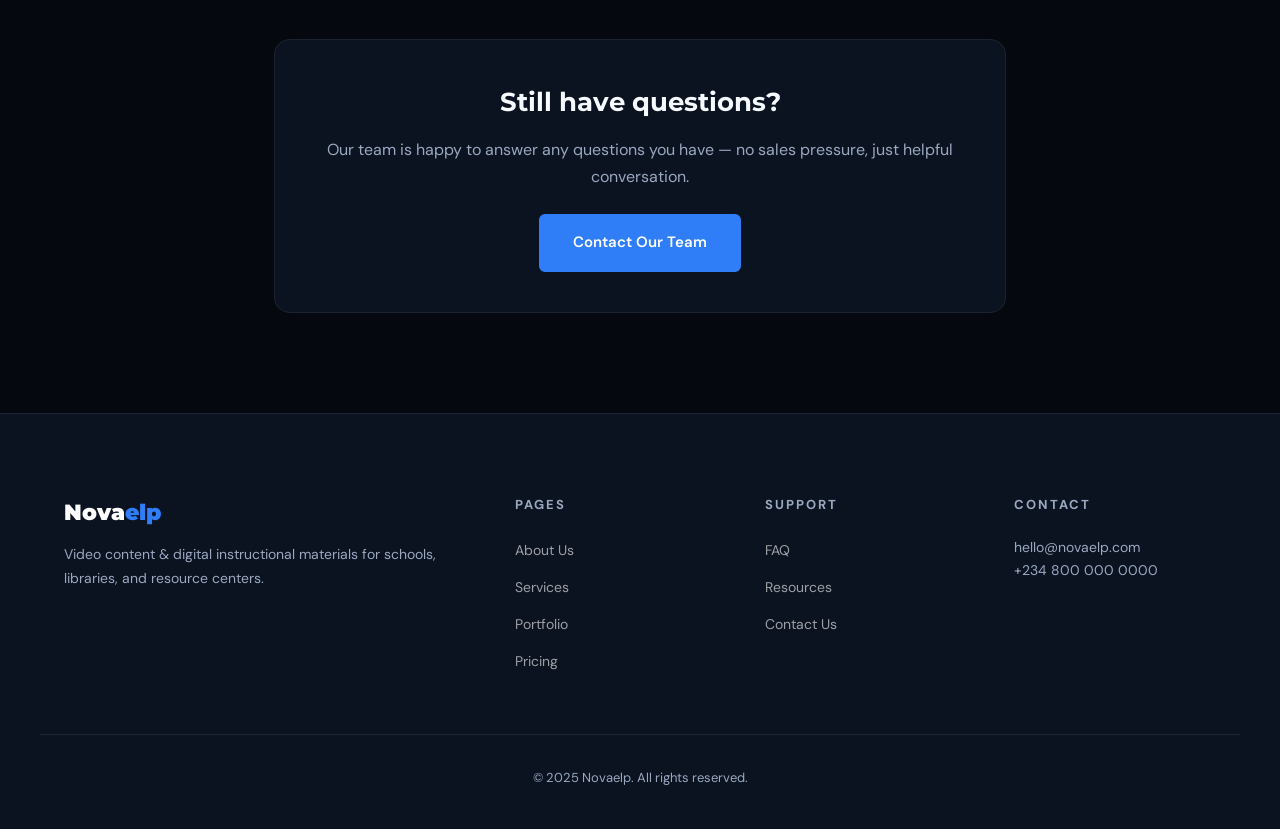
<file: faq (1).html>
<!DOCTYPE html>
<html lang="en">
<head>
  <meta charset="UTF-8" />
  <meta name="viewport" content="width=device-width, initial-scale=1.0" />
  <title>FAQ — Novaelp</title>
  <link rel="stylesheet" href="styles.css" />
  <link href="https://fonts.googleapis.com/css2?family=Montserrat:wght@600;700;800;900&family=DM+Sans:wght@300;400;500;600&display=swap" rel="stylesheet" />
</head>
<body>

<nav class="navbar" id="navbar">
  <div class="nav-inner">
    <a href="index.html" class="logo">Nova<span>elp</span></a>
    <button class="hamburger" id="hamburger"><span></span><span></span><span></span></button>
    <ul class="nav-links" id="navLinks">
      <li><a href="index.html">Home</a></li>
      <li><a href="about.html">About</a></li>
      <li><a href="services.html">Services</a></li>
      <li><a href="portfolio.html">Portfolio</a></li>
      <li><a href="pricing.html">Pricing</a></li>
      <li><a href="faq.html" class="active">FAQ</a></li>
      <li><a href="blog.html">Resources</a></li>
      <li><a href="contact.html" class="nav-cta">Get a Quote</a></li>
    </ul>
  </div>
</nav>

<div class="hero-bg"></div>

<section class="page-hero">
  <p class="section-label">Frequently Asked Questions</p>
  <h1>Got Questions? <em style="color:var(--primary);font-style:italic;">We've Got Answers.</em></h1>
  <p>Everything you need to know before getting started with Novaelp. Can't find what you're looking for? <a href="contact.html" style="color:var(--primary);">Contact us directly.</a></p>
</section>

<div style="max-width:780px;margin:0 auto;padding:0 24px 100px;">

  <p class="section-label" style="margin-bottom:20px;">About Our Content</p>

  <div class="faq-item">
    <div class="faq-question">
      What types of educational content does Novaelp produce?
      <span class="faq-icon">+</span>
    </div>
    <div class="faq-answer">
      <div class="faq-answer-inner">
        Novaelp produces animated instructional videos, live-action teaching videos, whiteboard explainer videos, digital workbooks, interactive PDFs, e-books, assessment tools, and lesson plan templates. Our content covers all core school subjects from Primary 1 through SS3, and is aligned with national curricula including WAEC and NECO standards.
      </div>
    </div>
  </div>

  <div class="faq-item">
    <div class="faq-question">
      Is your content aligned with the Nigerian curriculum?
      <span class="faq-icon">+</span>
    </div>
    <div class="faq-answer">
      <div class="faq-answer-inner">
        Yes. All our content is developed in alignment with the national curriculum approved by the Nigerian Educational Research and Development Council (NERDC), as well as WAEC and NECO syllabus requirements. We work with certified teachers and curriculum specialists to review every piece of content before release.
      </div>
    </div>
  </div>

  <div class="faq-item">
    <div class="faq-question">
      Can you produce content in local Nigerian languages?
      <span class="faq-icon">+</span>
    </div>
    <div class="faq-answer">
      <div class="faq-answer-inner">
        Yes! We offer bilingual and localized content production in Yoruba, Igbo, Hausa, and other major Nigerian languages as part of our custom project service. This is available on the Premium plan or as a custom project add-on. Contact us to discuss your language requirements.
      </div>
    </div>
  </div>

  <div class="faq-item">
    <div class="faq-question">
      How do I know the quality is good before purchasing?
      <span class="faq-icon">+</span>
    </div>
    <div class="faq-answer">
      <div class="faq-answer-inner">
        We offer a 2-week free trial of our School plan, which gives you and your teachers access to sample content across multiple subjects. You can also book a demo call where we'll walk you through our full content library and answer any questions about quality and fit for your school.
      </div>
    </div>
  </div>

  <p class="section-label" style="margin-top:48px;margin-bottom:20px;">Pricing & Payments</p>

  <div class="faq-item">
    <div class="faq-question">
      What payment methods do you accept?
      <span class="faq-icon">+</span>
    </div>
    <div class="faq-answer">
      <div class="faq-answer-inner">
        We accept bank transfers (Nigerian and international), Paystack, Flutterwave, and invoiced payments for institutional purchases. For large institutional orders, we can issue a proforma invoice for purchase order processing.
      </div>
    </div>
  </div>

  <div class="faq-item">
    <div class="faq-question">
      Can I pay in installments?
      <span class="faq-icon">+</span>
    </div>
    <div class="faq-answer">
      <div class="faq-answer-inner">
        Yes — we offer termly payment plans for all annual subscriptions. Under this arrangement, you can pay in three installments (once per school term). A small administrative fee applies. Contact us when requesting your quote to set up a termly payment plan.
      </div>
    </div>
  </div>

  <div class="faq-item">
    <div class="faq-question">
      Is there a refund policy?
      <span class="faq-icon">+</span>
    </div>
    <div class="faq-answer">
      <div class="faq-answer-inner">
        For library subscriptions, we offer a 30-day satisfaction guarantee. If you're not satisfied with the content quality within the first 30 days, we'll issue a full refund. For custom production projects, refunds are governed by the specific project contract terms agreed upon at the start of the project.
      </div>
    </div>
  </div>

  <p class="section-label" style="margin-top:48px;margin-bottom:20px;">Delivery & Access</p>

  <div class="faq-item">
    <div class="faq-question">
      How is content delivered to our school?
      <span class="faq-icon">+</span>
    </div>
    <div class="faq-answer">
      <div class="faq-answer-inner">
        We offer two delivery methods: (1) USB Drive — we ship a preloaded USB drive to your school address, perfect for schools with limited internet connectivity. (2) Online Streaming Portal — your school gets login credentials to our web-based content platform, accessible from any device with internet. Premium subscribers get both options included.
      </div>
    </div>
  </div>

  <div class="faq-item">
    <div class="faq-question">
      Does our school need internet to access the content?
      <span class="faq-icon">+</span>
    </div>
    <div class="faq-answer">
      <div class="faq-answer-inner">
        No! All our plans include USB offline delivery, so your school can use the content without an internet connection. The online portal is an additional option for schools that prefer streaming. We understand that internet connectivity can be unreliable in many parts of Nigeria, which is why we prioritize offline-first delivery.
      </div>
    </div>
  </div>

  <div class="faq-item">
    <div class="faq-question">
      How often is new content added?
      <span class="faq-icon">+</span>
    </div>
    <div class="faq-answer">
      <div class="faq-answer-inner">
        We add new videos and materials every month. School and Premium subscribers receive these updates automatically — for online subscribers via the portal, and for USB subscribers via a quarterly updated USB drive. We also release seasonal content (revision packs, exam prep materials) ahead of WAEC and NECO examination periods.
      </div>
    </div>
  </div>

  <div class="faq-item">
    <div class="faq-question">
      How long does a custom project take?
      <span class="faq-icon">+</span>
    </div>
    <div class="faq-answer">
      <div class="faq-answer-inner">
        Turnaround time depends on the scope. A single instructional video (5–10 minutes) typically takes 3–4 weeks from briefing to delivery. A multi-episode series or complete digital workbook package may take 8–16 weeks. We'll provide a detailed production timeline in your project proposal. Rush delivery is available for an additional fee.
      </div>
    </div>
  </div>

  <div style="margin-top:60px;text-align:center;padding:40px;background:var(--dark2);border-radius:16px;border:1px solid rgba(255,255,255,0.07);">
    <h3 style="font-family:var(--font-display);font-size:1.6rem;margin-bottom:12px;">Still have questions?</h3>
    <p style="color:var(--text-muted);margin-bottom:24px;">Our team is happy to answer any questions you have — no sales pressure, just helpful conversation.</p>
    <a href="contact.html" class="btn-primary">Contact Our Team</a>
  </div>
</div>

<footer class="footer">
  <div class="container footer-inner">
    <div>
      <a href="index.html" class="logo">Nova<span>elp</span></a>
      <p>Video content & digital instructional materials for schools, libraries, and resource centers.</p>
    </div>
    <div><h4>Pages</h4><ul><li><a href="about.html">About Us</a></li><li><a href="services.html">Services</a></li><li><a href="portfolio.html">Portfolio</a></li><li><a href="pricing.html">Pricing</a></li></ul></div>
    <div><h4>Support</h4><ul><li><a href="faq.html">FAQ</a></li><li><a href="blog.html">Resources</a></li><li><a href="contact.html">Contact Us</a></li></ul></div>
    <div><h4>Contact</h4><p>hello@novaelp.com</p><p>+234 800 000 0000</p></div>
  </div>
  <p class="footer-copy">© 2025 Novaelp. All rights reserved.</p>
</footer>

<script src="main.js"></script>
</body>
</html>
</file>
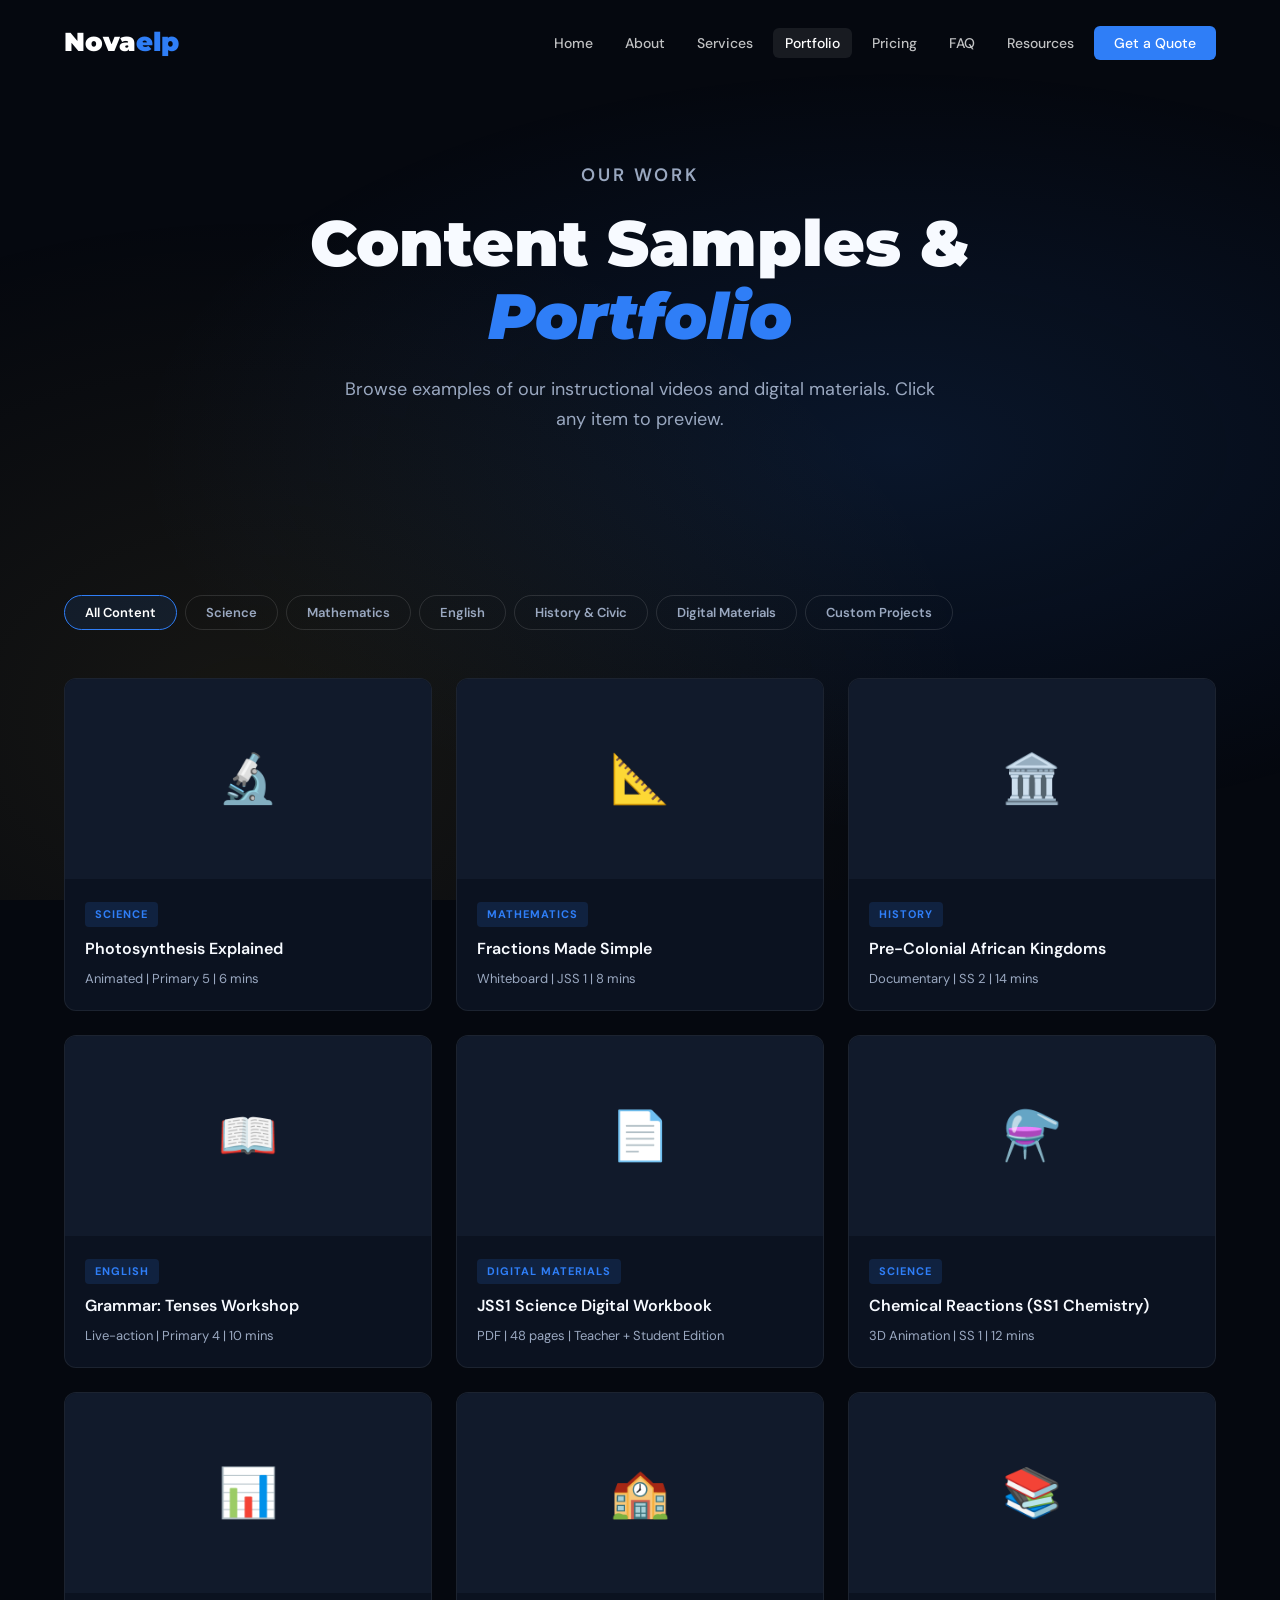
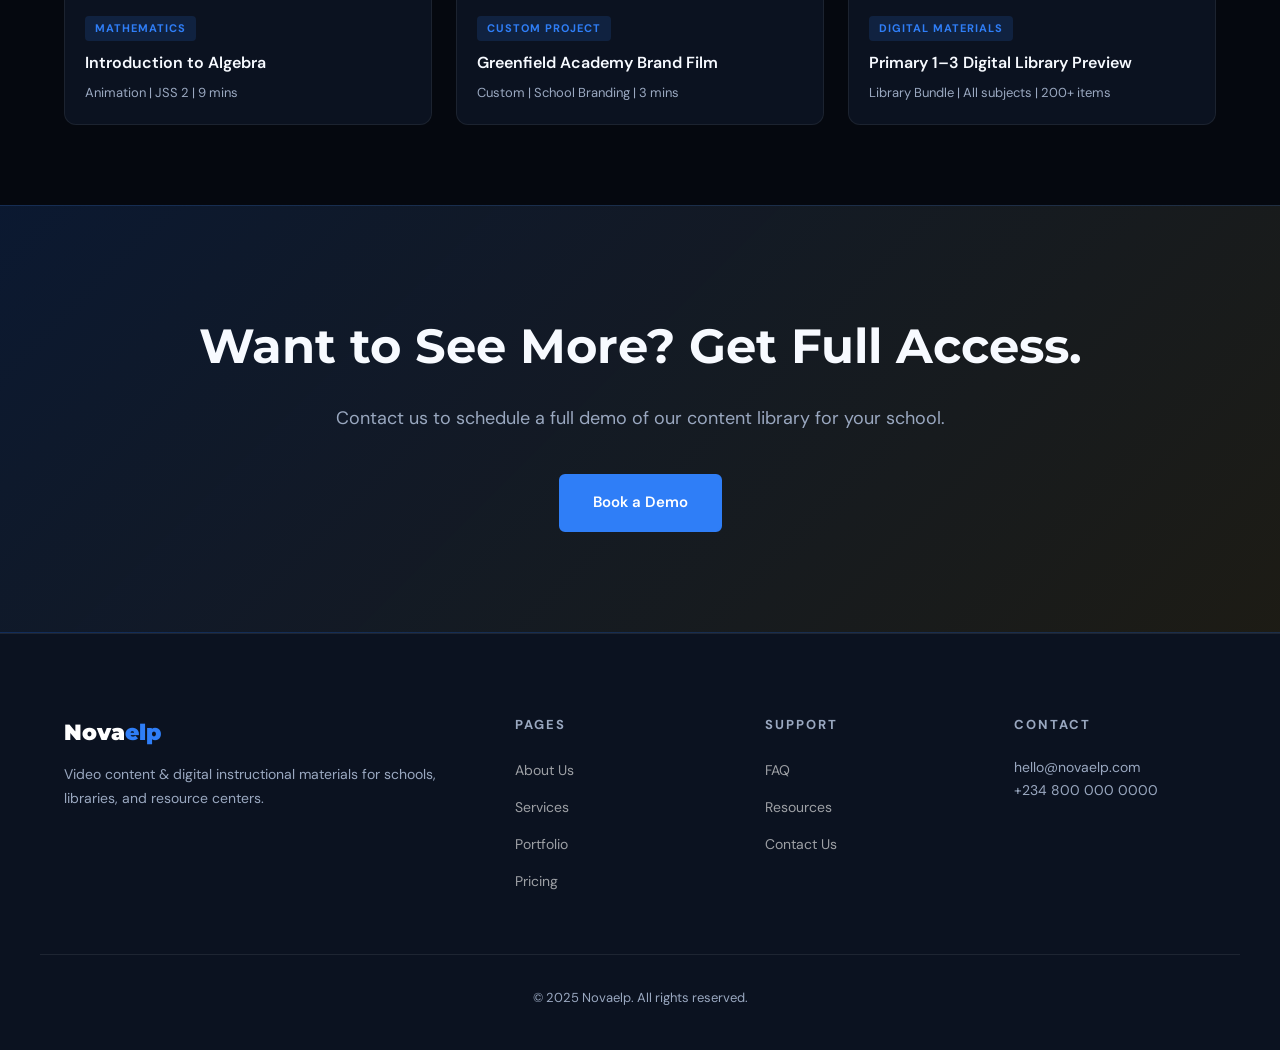
<file: portfolio.html>
<!DOCTYPE html>
<html lang="en">
<head>
  <meta charset="UTF-8" />
  <meta name="viewport" content="width=device-width, initial-scale=1.0" />
  <title>Portfolio — Novaelp</title>
  <link rel="stylesheet" href="styles.css" />
  <link href="https://fonts.googleapis.com/css2?family=Montserrat:wght@600;700;800;900&family=DM+Sans:wght@300;400;500;600&display=swap" rel="stylesheet" />
</head>
<body>

<nav class="navbar" id="navbar">
  <div class="nav-inner">
    <a href="index.html" class="logo">Nova<span>elp</span></a>
    <button class="hamburger" id="hamburger"><span></span><span></span><span></span></button>
    <ul class="nav-links" id="navLinks">
      <li><a href="index.html">Home</a></li>
      <li><a href="about.html">About</a></li>
      <li><a href="services.html">Services</a></li>
      <li><a href="portfolio.html" class="active">Portfolio</a></li>
      <li><a href="pricing.html">Pricing</a></li>
      <li><a href="faq.html">FAQ</a></li>
      <li><a href="blog.html">Resources</a></li>
      <li><a href="contact.html" class="nav-cta">Get a Quote</a></li>
    </ul>
  </div>
</nav>

<div class="hero-bg"></div>

<section class="page-hero">
  <p class="section-label">Our Work</p>
  <h1>Content Samples &amp; <em style="color:var(--primary);font-style:italic;">Portfolio</em></h1>
  <p>Browse examples of our instructional videos and digital materials. Click any item to preview.</p>
</section>

<section class="portfolio-page">
  <div class="container">

    <!-- Filter Bar -->
    <div class="filter-bar">
      <button class="filter-btn active" data-filter="all">All Content</button>
      <button class="filter-btn" data-filter="science">Science</button>
      <button class="filter-btn" data-filter="math">Mathematics</button>
      <button class="filter-btn" data-filter="english">English</button>
      <button class="filter-btn" data-filter="history">History & Civic</button>
      <button class="filter-btn" data-filter="digital">Digital Materials</button>
      <button class="filter-btn" data-filter="custom">Custom Projects</button>
    </div>

    <!-- Portfolio Grid -->
    <div class="portfolio-grid">

      <div class="portfolio-item" data-category="science">
        <div class="portfolio-thumb">
          🔬
          <div class="play-overlay" data-title="Photosynthesis Explained" data-desc="A 6-minute animated video for Primary 5 students explaining how plants make food from sunlight.">▶</div>
        </div>
        <div class="portfolio-info">
          <span class="portfolio-tag">Science</span>
          <h3>Photosynthesis Explained</h3>
          <p>Animated | Primary 5 | 6 mins</p>
        </div>
      </div>

      <div class="portfolio-item" data-category="math">
        <div class="portfolio-thumb">
          📐
          <div class="play-overlay" data-title="Fractions Made Simple" data-desc="An interactive whiteboard-style video breaking down fractions for JSS1 students.">▶</div>
        </div>
        <div class="portfolio-info">
          <span class="portfolio-tag">Mathematics</span>
          <h3>Fractions Made Simple</h3>
          <p>Whiteboard | JSS 1 | 8 mins</p>
        </div>
      </div>

      <div class="portfolio-item" data-category="history">
        <div class="portfolio-thumb">
          🏛️
          <div class="play-overlay" data-title="Pre-Colonial African Kingdoms" data-desc="A documentary-style video exploring the great kingdoms of pre-colonial West Africa, for SS2 students.">▶</div>
        </div>
        <div class="portfolio-info">
          <span class="portfolio-tag">History</span>
          <h3>Pre-Colonial African Kingdoms</h3>
          <p>Documentary | SS 2 | 14 mins</p>
        </div>
      </div>

      <div class="portfolio-item" data-category="english">
        <div class="portfolio-thumb">
          📖
          <div class="play-overlay" data-title="Grammar: Tenses Workshop" data-desc="A live-action classroom-style video on present, past, and future tenses for Primary 4.">▶</div>
        </div>
        <div class="portfolio-info">
          <span class="portfolio-tag">English</span>
          <h3>Grammar: Tenses Workshop</h3>
          <p>Live-action | Primary 4 | 10 mins</p>
        </div>
      </div>

      <div class="portfolio-item" data-category="digital">
        <div class="portfolio-thumb">
          📄
          <div class="play-overlay" data-title="JSS1 Science Digital Workbook" data-desc="A 48-page interactive PDF workbook for JSS1 Basic Science, with illustrations, exercises, and teacher notes.">📋</div>
        </div>
        <div class="portfolio-info">
          <span class="portfolio-tag">Digital Materials</span>
          <h3>JSS1 Science Digital Workbook</h3>
          <p>PDF | 48 pages | Teacher + Student Edition</p>
        </div>
      </div>

      <div class="portfolio-item" data-category="science">
        <div class="portfolio-thumb">
          ⚗️
          <div class="play-overlay" data-title="Chemical Reactions for SS1" data-desc="A 3D animated video walking SS1 chemistry students through basic chemical reactions and equations.">▶</div>
        </div>
        <div class="portfolio-info">
          <span class="portfolio-tag">Science</span>
          <h3>Chemical Reactions (SS1 Chemistry)</h3>
          <p>3D Animation | SS 1 | 12 mins</p>
        </div>
      </div>

      <div class="portfolio-item" data-category="math">
        <div class="portfolio-thumb">
          📊
          <div class="play-overlay" data-title="Introduction to Algebra" data-desc="A step-by-step animated explainer on solving simple algebraic equations for JSS2 Mathematics.">▶</div>
        </div>
        <div class="portfolio-info">
          <span class="portfolio-tag">Mathematics</span>
          <h3>Introduction to Algebra</h3>
          <p>Animation | JSS 2 | 9 mins</p>
        </div>
      </div>

      <div class="portfolio-item" data-category="custom">
        <div class="portfolio-thumb">
          🏫
          <div class="play-overlay" data-title="Greenfield Academy — School Brand Film" data-desc="A 3-minute custom school brand film for Greenfield Academy showcasing their facilities, values, and student life.">▶</div>
        </div>
        <div class="portfolio-info">
          <span class="portfolio-tag">Custom Project</span>
          <h3>Greenfield Academy Brand Film</h3>
          <p>Custom | School Branding | 3 mins</p>
        </div>
      </div>

      <div class="portfolio-item" data-category="digital">
        <div class="portfolio-thumb">
          📚
          <div class="play-overlay" data-title="Complete Primary 1-3 Digital Library" data-desc="A preview of our curated digital library for Primary 1 to 3, covering all subjects with videos, workbooks, and teacher guides.">📚</div>
        </div>
        <div class="portfolio-info">
          <span class="portfolio-tag">Digital Materials</span>
          <h3>Primary 1–3 Digital Library Preview</h3>
          <p>Library Bundle | All subjects | 200+ items</p>
        </div>
      </div>

    </div>
  </div>
</section>

<!-- VIDEO PREVIEW MODAL -->
<div class="modal-overlay" id="videoModal">
  <div class="modal-box">
    <button class="modal-close" onclick="closeVideoModal()">×</button>
    <h2 id="modalTitle">Video Title</h2>
    <p id="modalDesc">Video description goes here.</p>
    <div class="video-placeholder">
      🎬
      <span>Video preview would play here</span>
      <span style="font-size:13px;">(Connect your video hosting — YouTube, Vimeo, or Cloudflare Stream)</span>
    </div>
    <div style="margin-top:20px;display:flex;gap:12px;flex-wrap:wrap;">
      <a href="contact.html" class="btn-primary">Request Full Access</a>
      <button class="btn-outline" onclick="closeVideoModal()">Close</button>
    </div>
  </div>
</div>

<section class="cta-banner">
  <div class="container">
    <h2>Want to See More? Get Full Access.</h2>
    <p>Contact us to schedule a full demo of our content library for your school.</p>
    <a href="contact.html" class="btn-primary">Book a Demo</a>
  </div>
</section>

<footer class="footer">
  <div class="container footer-inner">
    <div>
      <a href="index.html" class="logo">Nova<span>elp</span></a>
      <p>Video content & digital instructional materials for schools, libraries, and resource centers.</p>
    </div>
    <div><h4>Pages</h4><ul><li><a href="about.html">About Us</a></li><li><a href="services.html">Services</a></li><li><a href="portfolio.html">Portfolio</a></li><li><a href="pricing.html">Pricing</a></li></ul></div>
    <div><h4>Support</h4><ul><li><a href="faq.html">FAQ</a></li><li><a href="blog.html">Resources</a></li><li><a href="contact.html">Contact Us</a></li></ul></div>
    <div><h4>Contact</h4><p>hello@novaelp.com</p><p>+234 800 000 0000</p></div>
  </div>
  <p class="footer-copy">© 2025 Novaelp. All rights reserved.</p>
</footer>

<script src="main.js"></script>
</body>
</html>
</file>
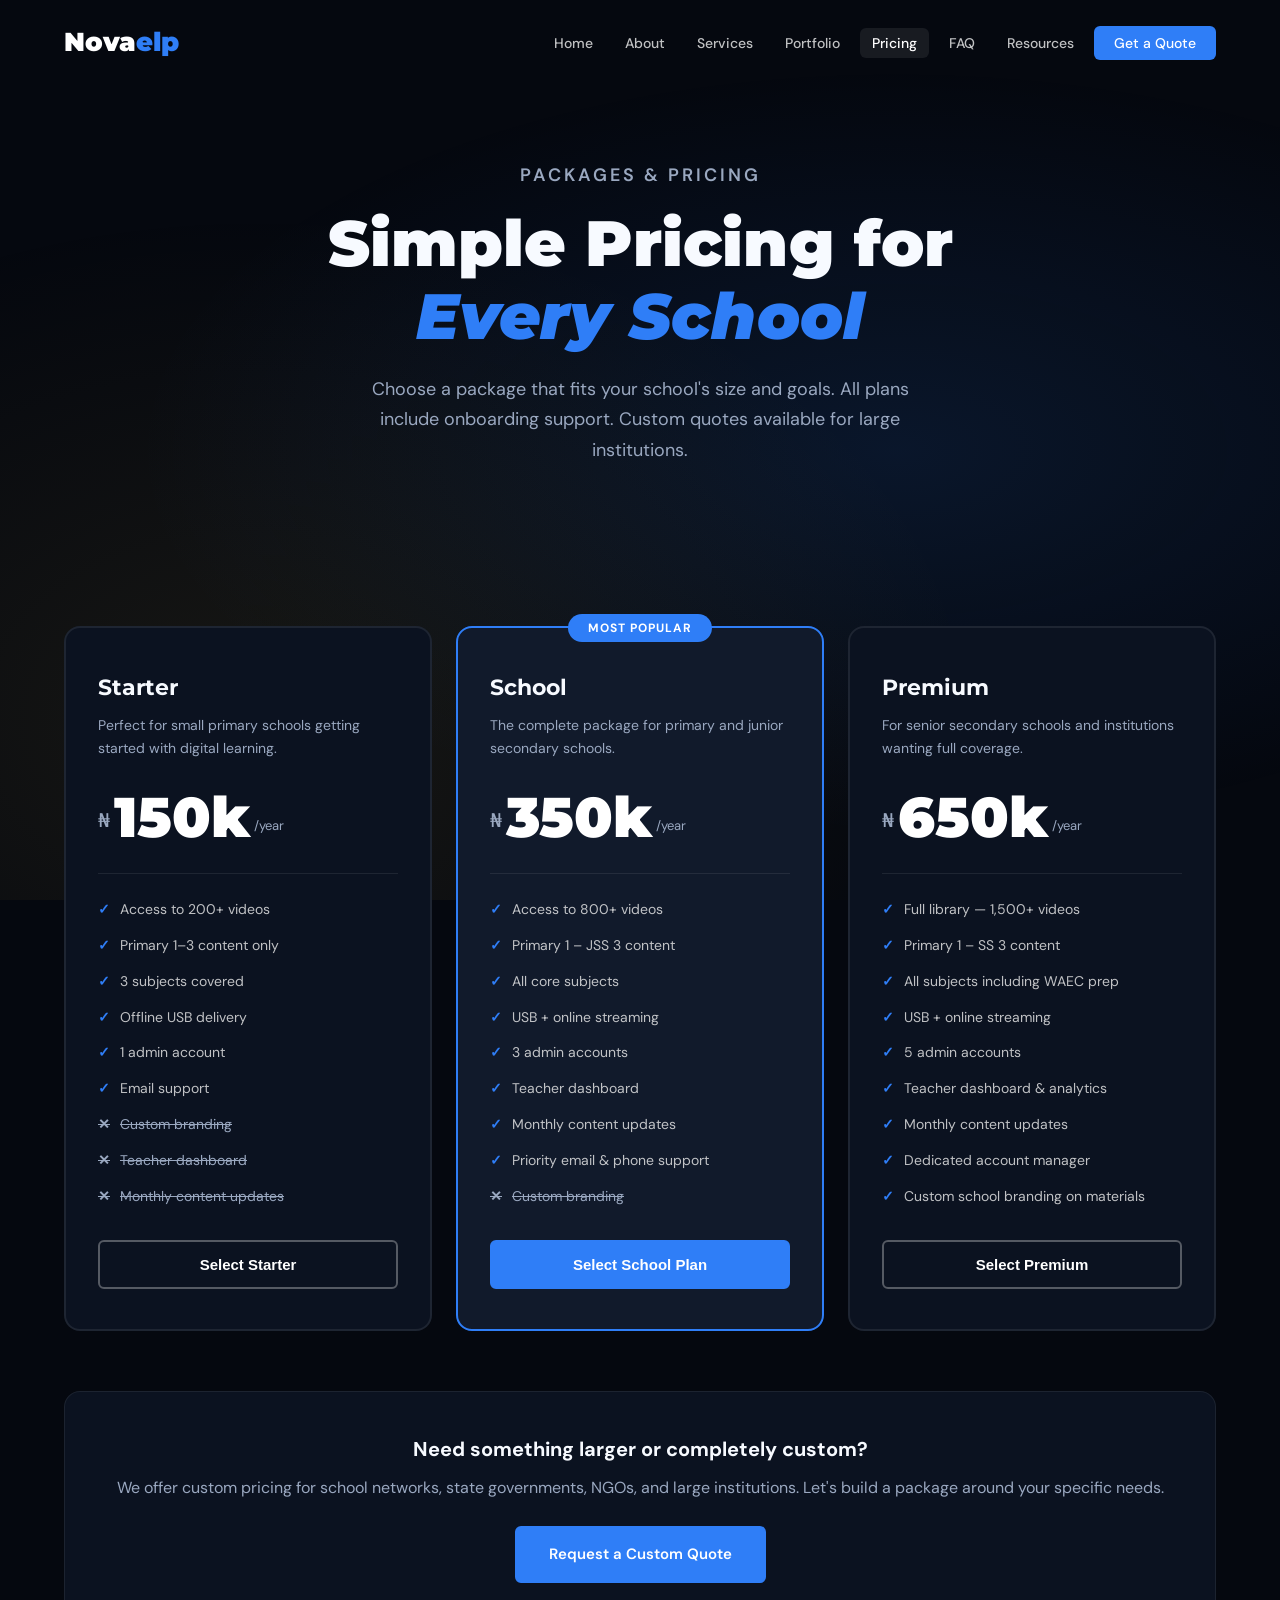
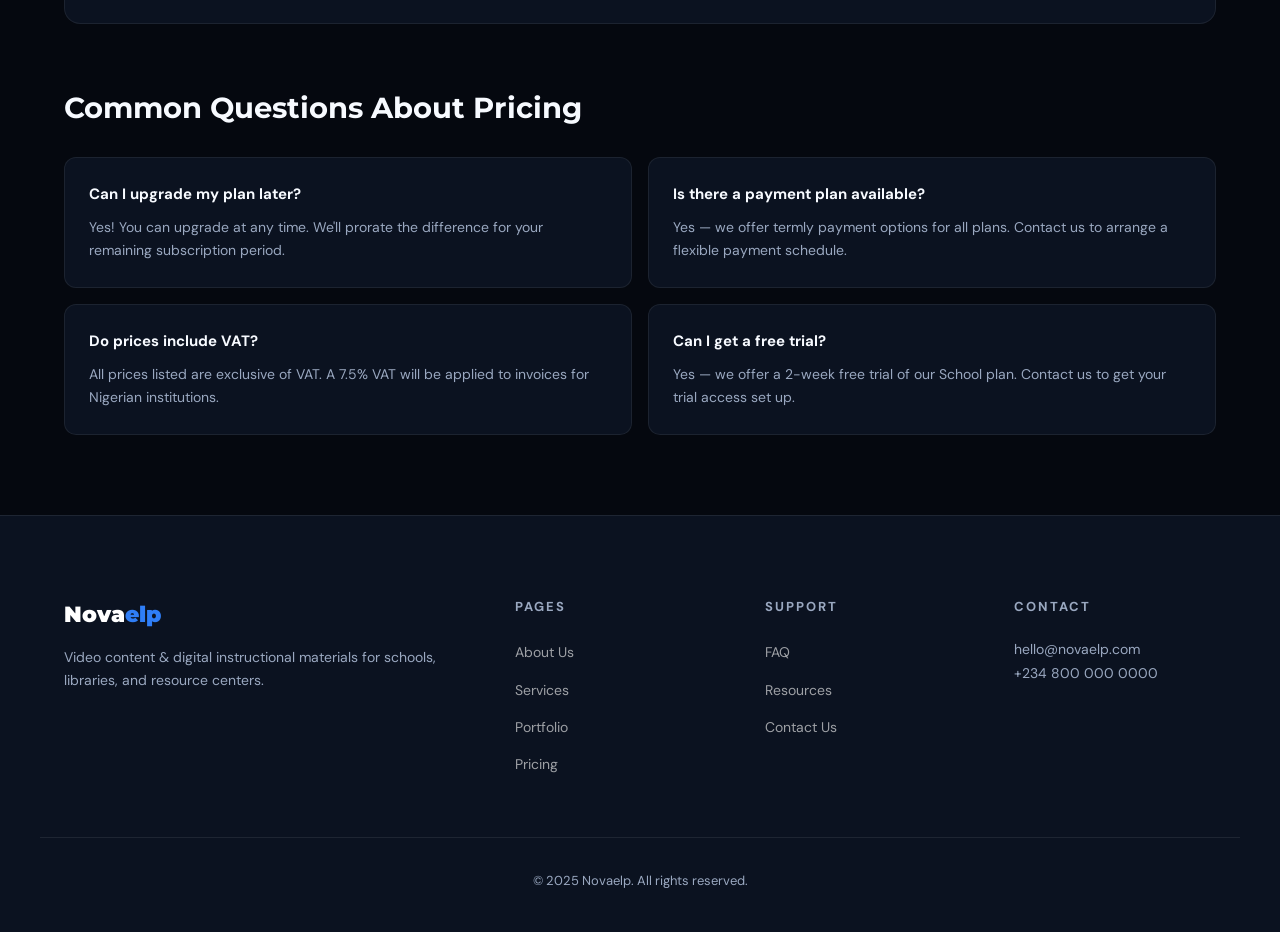
<file: pricing.html>
<!DOCTYPE html>
<html lang="en">
<head>
  <meta charset="UTF-8" />
  <meta name="viewport" content="width=device-width, initial-scale=1.0" />
  <title>Pricing — Novaelp</title>
  <link rel="stylesheet" href="styles.css" />
  <link href="https://fonts.googleapis.com/css2?family=Montserrat:wght@600;700;800;900&family=DM+Sans:wght@300;400;500;600&display=swap" rel="stylesheet" />
</head>
<body>

<nav class="navbar" id="navbar">
  <div class="nav-inner">
    <a href="index.html" class="logo">Nova<span>elp</span></a>
    <button class="hamburger" id="hamburger"><span></span><span></span><span></span></button>
    <ul class="nav-links" id="navLinks">
      <li><a href="index.html">Home</a></li>
      <li><a href="about.html">About</a></li>
      <li><a href="services.html">Services</a></li>
      <li><a href="portfolio.html">Portfolio</a></li>
      <li><a href="pricing.html" class="active">Pricing</a></li>
      <li><a href="faq.html">FAQ</a></li>
      <li><a href="blog.html">Resources</a></li>
      <li><a href="contact.html" class="nav-cta">Get a Quote</a></li>
    </ul>
  </div>
</nav>

<div class="hero-bg"></div>

<section class="page-hero">
  <p class="section-label">Packages & Pricing</p>
  <h1>Simple Pricing for <em style="color:var(--primary);font-style:italic;">Every School</em></h1>
  <p>Choose a package that fits your school's size and goals. All plans include onboarding support. Custom quotes available for large institutions.</p>
</section>

<section class="pricing-page">
  <div class="container">
    <div class="pricing-grid">

      <!-- STARTER -->
      <div class="pricing-card">
        <h3>Starter</h3>
        <p class="plan-desc">Perfect for small primary schools getting started with digital learning.</p>
        <div class="price">
          <span class="currency">₦</span>
          <span class="amount">150k</span>
          <span class="period">/year</span>
        </div>
        <hr class="price-divider" />
        <ul class="pricing-features">
          <li>Access to 200+ videos</li>
          <li>Primary 1–3 content only</li>
          <li>3 subjects covered</li>
          <li>Offline USB delivery</li>
          <li>1 admin account</li>
          <li>Email support</li>
          <li class="off">Custom branding</li>
          <li class="off">Teacher dashboard</li>
          <li class="off">Monthly content updates</li>
        </ul>
        <button class="btn-outline select-plan" data-plan="Starter">Select Starter</button>
      </div>

      <!-- SCHOOL (FEATURED) -->
      <div class="pricing-card featured">
        <div class="featured-badge">Most Popular</div>
        <h3>School</h3>
        <p class="plan-desc">The complete package for primary and junior secondary schools.</p>
        <div class="price">
          <span class="currency">₦</span>
          <span class="amount">350k</span>
          <span class="period">/year</span>
        </div>
        <hr class="price-divider" />
        <ul class="pricing-features">
          <li>Access to 800+ videos</li>
          <li>Primary 1 – JSS 3 content</li>
          <li>All core subjects</li>
          <li>USB + online streaming</li>
          <li>3 admin accounts</li>
          <li>Teacher dashboard</li>
          <li>Monthly content updates</li>
          <li>Priority email & phone support</li>
          <li class="off">Custom branding</li>
        </ul>
        <button class="btn-primary select-plan" data-plan="School">Select School Plan</button>
      </div>

      <!-- PREMIUM -->
      <div class="pricing-card">
        <h3>Premium</h3>
        <p class="plan-desc">For senior secondary schools and institutions wanting full coverage.</p>
        <div class="price">
          <span class="currency">₦</span>
          <span class="amount">650k</span>
          <span class="period">/year</span>
        </div>
        <hr class="price-divider" />
        <ul class="pricing-features">
          <li>Full library — 1,500+ videos</li>
          <li>Primary 1 – SS 3 content</li>
          <li>All subjects including WAEC prep</li>
          <li>USB + online streaming</li>
          <li>5 admin accounts</li>
          <li>Teacher dashboard & analytics</li>
          <li>Monthly content updates</li>
          <li>Dedicated account manager</li>
          <li>Custom school branding on materials</li>
        </ul>
        <button class="btn-outline select-plan" data-plan="Premium">Select Premium</button>
      </div>

    </div>

    <!-- Custom/Enterprise note -->
    <div style="text-align:center;margin-top:60px;padding:40px;background:var(--dark2);border-radius:16px;border:1px solid rgba(255,255,255,0.07);">
      <p style="font-size:20px;font-weight:700;margin-bottom:8px;">Need something larger or completely custom?</p>
      <p style="color:var(--text-muted);margin-bottom:24px;">We offer custom pricing for school networks, state governments, NGOs, and large institutions. Let's build a package around your specific needs.</p>
      <a href="contact.html" class="btn-primary">Request a Custom Quote</a>
    </div>

    <!-- FAQ teaser -->
    <div style="margin-top:60px;">
      <h2 style="font-family:var(--font-display);font-size:1.8rem;margin-bottom:24px;">Common Questions About Pricing</h2>
      <div style="display:grid;grid-template-columns:1fr 1fr;gap:16px;">
        <div style="padding:24px;background:var(--dark2);border-radius:12px;border:1px solid rgba(255,255,255,0.07);">
          <h4 style="margin-bottom:8px;font-size:15px;">Can I upgrade my plan later?</h4>
          <p style="color:var(--text-muted);font-size:14px;">Yes! You can upgrade at any time. We'll prorate the difference for your remaining subscription period.</p>
        </div>
        <div style="padding:24px;background:var(--dark2);border-radius:12px;border:1px solid rgba(255,255,255,0.07);">
          <h4 style="margin-bottom:8px;font-size:15px;">Is there a payment plan available?</h4>
          <p style="color:var(--text-muted);font-size:14px;">Yes — we offer termly payment options for all plans. Contact us to arrange a flexible payment schedule.</p>
        </div>
        <div style="padding:24px;background:var(--dark2);border-radius:12px;border:1px solid rgba(255,255,255,0.07);">
          <h4 style="margin-bottom:8px;font-size:15px;">Do prices include VAT?</h4>
          <p style="color:var(--text-muted);font-size:14px;">All prices listed are exclusive of VAT. A 7.5% VAT will be applied to invoices for Nigerian institutions.</p>
        </div>
        <div style="padding:24px;background:var(--dark2);border-radius:12px;border:1px solid rgba(255,255,255,0.07);">
          <h4 style="margin-bottom:8px;font-size:15px;">Can I get a free trial?</h4>
          <p style="color:var(--text-muted);font-size:14px;">Yes — we offer a 2-week free trial of our School plan. Contact us to get your trial access set up.</p>
        </div>
      </div>
    </div>

  </div>
</section>

<!-- QUOTE MODAL (triggered by Select Plan buttons) -->
<div class="modal-overlay" id="quoteModal">
  <div class="modal-box">
    <button class="modal-close">×</button>
    <h2>Request a Quote</h2>
    <p>You've selected: <strong id="quotePlanName" style="color:var(--primary);">School Plan</strong>. Fill in your details and we'll be in touch within 24 hours.</p>

    <form id="quoteForm">
      <div class="form-group">
        <label>Your Name *</label>
        <input type="text" name="name" placeholder="e.g. Adaeze Okonkwo" required />
      </div>
      <div class="form-group">
        <label>Email Address *</label>
        <input type="email" name="email" placeholder="you@school.edu.ng" required />
      </div>
      <div class="form-group">
        <label>School / Institution *</label>
        <input type="text" name="school" placeholder="e.g. Greenfield Academy, Lagos" required />
      </div>
      <div class="form-group">
        <label>Number of Students</label>
        <select name="students">
          <option value="">Select range</option>
          <option>Under 100</option>
          <option>100 – 300</option>
          <option>300 – 600</option>
          <option>600 – 1,000</option>
          <option>1,000+</option>
        </select>
      </div>
      <div class="form-group">
        <label>Additional Notes</label>
        <textarea name="notes" rows="3" placeholder="Any specific requirements or questions?"></textarea>
      </div>
      <button type="submit" class="btn-primary" style="width:100%;">Send Request</button>
    </form>

    <div class="form-success" id="quoteSuccess">
      ✅ Request sent! We'll contact you within 24 hours.
    </div>
  </div>
</div>

<footer class="footer">
  <div class="container footer-inner">
    <div>
      <a href="index.html" class="logo">Nova<span>elp</span></a>
      <p>Video content & digital instructional materials for schools, libraries, and resource centers.</p>
    </div>
    <div><h4>Pages</h4><ul><li><a href="about.html">About Us</a></li><li><a href="services.html">Services</a></li><li><a href="portfolio.html">Portfolio</a></li><li><a href="pricing.html">Pricing</a></li></ul></div>
    <div><h4>Support</h4><ul><li><a href="faq.html">FAQ</a></li><li><a href="blog.html">Resources</a></li><li><a href="contact.html">Contact Us</a></li></ul></div>
    <div><h4>Contact</h4><p>hello@novaelp.com</p><p>+234 800 000 0000</p></div>
  </div>
  <p class="footer-copy">© 2025 Novaelp. All rights reserved.</p>
</footer>

<script src="main.js"></script>
</body>
</html>
</file>
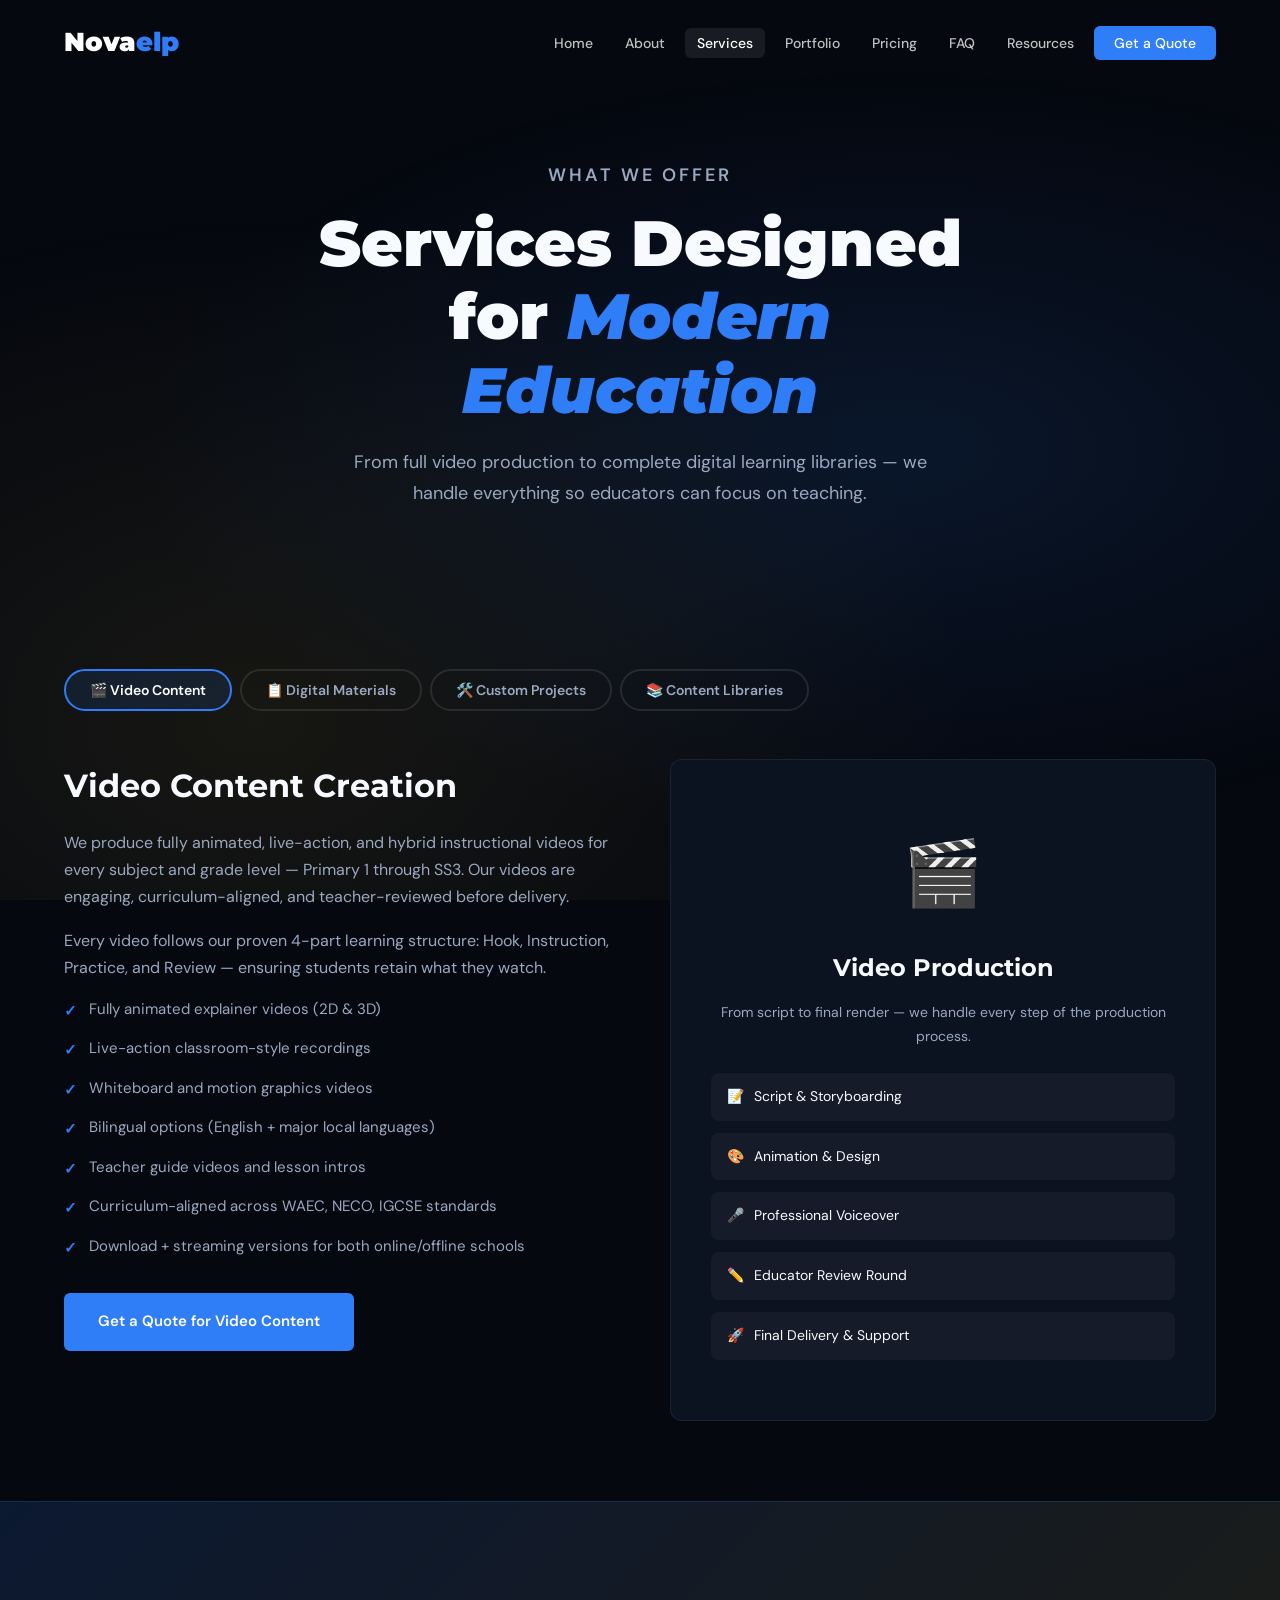
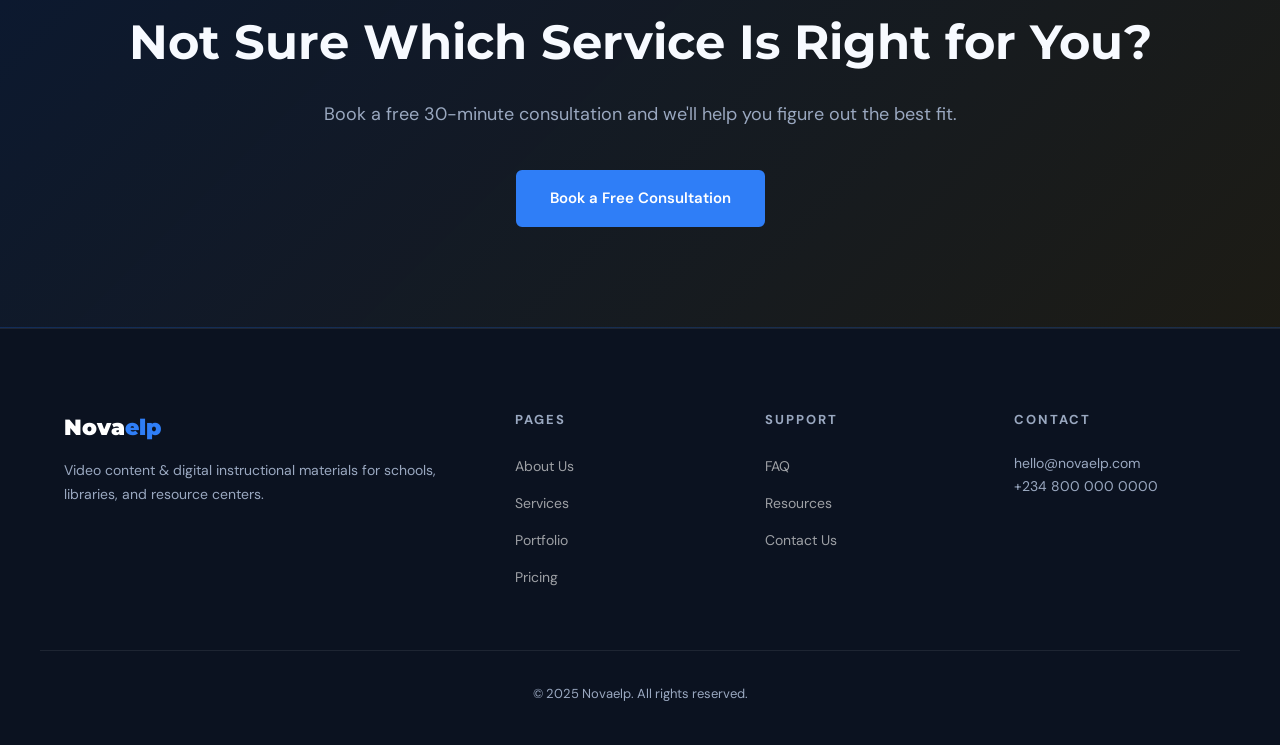
<file: services.html>
<!DOCTYPE html>
<html lang="en">
<head>
  <meta charset="UTF-8" />
  <meta name="viewport" content="width=device-width, initial-scale=1.0" />
  <title>Services — Novaelp</title>
  <link rel="stylesheet" href="styles.css" />
  <link href="https://fonts.googleapis.com/css2?family=Montserrat:wght@600;700;800;900&family=DM+Sans:wght@300;400;500;600&display=swap" rel="stylesheet" />
</head>
<body>

<nav class="navbar" id="navbar">
  <div class="nav-inner">
    <a href="index.html" class="logo">Nova<span>elp</span></a>
    <button class="hamburger" id="hamburger"><span></span><span></span><span></span></button>
    <ul class="nav-links" id="navLinks">
      <li><a href="index.html">Home</a></li>
      <li><a href="about.html">About</a></li>
      <li><a href="services.html" class="active">Services</a></li>
      <li><a href="portfolio.html">Portfolio</a></li>
      <li><a href="pricing.html">Pricing</a></li>
      <li><a href="faq.html">FAQ</a></li>
      <li><a href="blog.html">Resources</a></li>
      <li><a href="contact.html" class="nav-cta">Get a Quote</a></li>
    </ul>
  </div>
</nav>

<div class="hero-bg"></div>

<section class="page-hero">
  <p class="section-label">What We Offer</p>
  <h1>Services Designed for <em style="color:var(--primary);font-style:italic;">Modern Education</em></h1>
  <p>From full video production to complete digital learning libraries — we handle everything so educators can focus on teaching.</p>
</section>

<section class="services-page">
  <div class="container">

    <!-- Tabs Navigation -->
    <div class="services-tabs">
      <button class="tab-btn active" data-tab="tab-video">🎬 Video Content</button>
      <button class="tab-btn" data-tab="tab-digital">📋 Digital Materials</button>
      <button class="tab-btn" data-tab="tab-custom">🛠️ Custom Projects</button>
      <button class="tab-btn" data-tab="tab-library">📚 Content Libraries</button>
    </div>

    <!-- TAB 1: VIDEO CONTENT -->
    <div class="tab-panel active" id="tab-video">
      <div class="service-detail">
        <h2>Video Content Creation</h2>
        <p>We produce fully animated, live-action, and hybrid instructional videos for every subject and grade level — Primary 1 through SS3. Our videos are engaging, curriculum-aligned, and teacher-reviewed before delivery.</p>
        <p>Every video follows our proven 4-part learning structure: Hook, Instruction, Practice, and Review — ensuring students retain what they watch.</p>
        <ul>
          <li>Fully animated explainer videos (2D & 3D)</li>
          <li>Live-action classroom-style recordings</li>
          <li>Whiteboard and motion graphics videos</li>
          <li>Bilingual options (English + major local languages)</li>
          <li>Teacher guide videos and lesson intros</li>
          <li>Curriculum-aligned across WAEC, NECO, IGCSE standards</li>
          <li>Download + streaming versions for both online/offline schools</li>
        </ul>
        <div style="margin-top:32px;">
          <a href="contact.html" class="btn-primary">Get a Quote for Video Content</a>
        </div>
      </div>
      <div class="service-visual">
        <div class="big-icon">🎬</div>
        <h3>Video Production</h3>
        <p>From script to final render — we handle every step of the production process.</p>
        <div style="text-align:left;display:flex;flex-direction:column;gap:12px;">
          <div style="padding:12px 16px;background:rgba(255,255,255,0.04);border-radius:8px;font-size:14px;display:flex;gap:10px;align-items:center;">
            <span>📝</span> Script & Storyboarding
          </div>
          <div style="padding:12px 16px;background:rgba(255,255,255,0.04);border-radius:8px;font-size:14px;display:flex;gap:10px;align-items:center;">
            <span>🎨</span> Animation & Design
          </div>
          <div style="padding:12px 16px;background:rgba(255,255,255,0.04);border-radius:8px;font-size:14px;display:flex;gap:10px;align-items:center;">
            <span>🎤</span> Professional Voiceover
          </div>
          <div style="padding:12px 16px;background:rgba(255,255,255,0.04);border-radius:8px;font-size:14px;display:flex;gap:10px;align-items:center;">
            <span>✏️</span> Educator Review Round
          </div>
          <div style="padding:12px 16px;background:rgba(255,255,255,0.04);border-radius:8px;font-size:14px;display:flex;gap:10px;align-items:center;">
            <span>🚀</span> Final Delivery & Support
          </div>
        </div>
      </div>
    </div>

    <!-- TAB 2: DIGITAL MATERIALS -->
    <div class="tab-panel" id="tab-digital">
      <div class="service-detail">
        <h2>Digital Learning Materials</h2>
        <p>Beyond video, we create a full suite of digital educational resources — interactive PDFs, e-books, digital workbooks, and assessment tools that complement classroom instruction.</p>
        <p>All materials are designed for easy distribution via USB, shared drives, school LMS systems, or our cloud delivery platform.</p>
        <ul>
          <li>Interactive PDF workbooks and worksheets</li>
          <li>Digital textbook supplements and e-books</li>
          <li>Illustrated study guides and revision cards</li>
          <li>Assessment tools and quizzes (printable + digital)</li>
          <li>Lesson plan templates for teachers</li>
          <li>Parent communication materials</li>
          <li>School newsletter and bulletin templates</li>
        </ul>
        <div style="margin-top:32px;">
          <a href="contact.html" class="btn-primary">Request Digital Materials</a>
        </div>
      </div>
      <div class="service-visual">
        <div class="big-icon">📋</div>
        <h3>Digital Resources</h3>
        <p>Beautiful, functional, ready-to-use materials your whole school can deploy immediately.</p>
        <a href="portfolio.html" class="btn-outline" style="display:block;text-align:center;margin-top:20px;">View Sample Materials →</a>
      </div>
    </div>

    <!-- TAB 3: CUSTOM PROJECTS -->
    <div class="tab-panel" id="tab-custom">
      <div class="service-detail">
        <h2>Custom Projects</h2>
        <p>Have a unique idea? We build fully custom content packages tailored to your school's specific curriculum, branding, culture, and learning objectives.</p>
        <p>Whether you need a 12-episode science series in Yoruba, a branded welcome video for parents, or a complete digital library from scratch — we make it happen.</p>
        <ul>
          <li>Bespoke video series (any subject, any length)</li>
          <li>School branding and intro sequences</li>
          <li>Event documentation and school films</li>
          <li>Custom animated characters and mascots</li>
          <li>Localized content in regional languages</li>
          <li>Learning management system (LMS) integration</li>
          <li>Complete digital curriculum libraries</li>
        </ul>
        <div style="margin-top:32px;">
          <a href="contact.html" class="btn-primary">Start Your Custom Project</a>
        </div>
      </div>
      <div class="service-visual">
        <div class="big-icon">🛠️</div>
        <h3>Custom Solutions</h3>
        <p>Tell us what you need. We'll build it from the ground up, exactly to your specs.</p>
        <p style="font-size:13px;color:var(--text-muted);margin-top:8px;">Turnaround: 4–12 weeks depending on scope</p>
      </div>
    </div>

    <!-- TAB 4: CONTENT LIBRARIES -->
    <div class="tab-panel" id="tab-library">
      <div class="service-detail">
        <h2>Content Libraries</h2>
        <p>Get instant access to our growing library of 1,500+ pre-made educational videos and digital materials. Available as annual school subscriptions — the most cost-effective way to equip your school with premium content.</p>
        <p>New content is added every month, keeping your library current with curriculum updates.</p>
        <ul>
          <li>1,500+ ready-made videos (and growing)</li>
          <li>All subjects, Primary 1 – SS3</li>
          <li>Offline USB delivery available</li>
          <li>Online streaming portal with school login</li>
          <li>Monthly content updates included</li>
          <li>Teacher dashboard to assign and track content</li>
          <li>Up to 5 admin accounts per school</li>
        </ul>
        <div style="margin-top:32px;">
          <a href="pricing.html" class="btn-primary">See Library Pricing</a>
        </div>
      </div>
      <div class="service-visual">
        <div class="big-icon">📚</div>
        <h3>Content Library</h3>
        <p>Instant access to 1,500+ videos — the fastest way to upgrade your school's resources.</p>
        <p style="font-size:13px;color:var(--text-muted);margin-top:8px;">New content added every month</p>
      </div>
    </div>

  </div>
</section>

<section class="cta-banner">
  <div class="container">
    <h2>Not Sure Which Service Is Right for You?</h2>
    <p>Book a free 30-minute consultation and we'll help you figure out the best fit.</p>
    <a href="contact.html" class="btn-primary">Book a Free Consultation</a>
  </div>
</section>

<footer class="footer">
  <div class="container footer-inner">
    <div>
      <a href="index.html" class="logo">Nova<span>elp</span></a>
      <p>Video content & digital instructional materials for schools, libraries, and resource centers.</p>
    </div>
    <div>
      <h4>Pages</h4>
      <ul>
        <li><a href="about.html">About Us</a></li>
        <li><a href="services.html">Services</a></li>
        <li><a href="portfolio.html">Portfolio</a></li>
        <li><a href="pricing.html">Pricing</a></li>
      </ul>
    </div>
    <div>
      <h4>Support</h4>
      <ul>
        <li><a href="faq.html">FAQ</a></li>
        <li><a href="blog.html">Resources</a></li>
        <li><a href="contact.html">Contact Us</a></li>
      </ul>
    </div>
    <div>
      <h4>Contact</h4>
      <p>hello@novaelp.com</p>
      <p>+234 800 000 0000</p>
    </div>
  </div>
  <p class="footer-copy">© 2025 Novaelp. All rights reserved.</p>
</footer>

<script src="main.js"></script>
</body>
</html>
</file>
<file: styles.css>
/* =============================================
   NOVAELP WEBSITE — MASTER STYLESHEET
   ============================================= */

/* --- CSS VARIABLES (Easy to customize) --- */
:root {
  --primary: #2F7EF7;
  --primary-dark: #1E5FC4;
  --accent: #F2C94C;
  --dark: #05080F;
  --dark2: #0B1220;
  --dark3: #111A2B;
  --text: #F7FAFF;
  --text-muted: #9AA8C0;
  --white: #FFFFFF;
  --font-display: 'Montserrat', sans-serif;
  --font-body: 'DM Sans', sans-serif;
  --radius: 12px;
  --shadow: 0 8px 32px rgba(0,0,0,0.35);
  --transition: all 0.3s cubic-bezier(0.4,0,0.2,1);
}

/* --- RESET & BASE --- */
*, *::before, *::after { box-sizing: border-box; margin: 0; padding: 0; }

html { scroll-behavior: smooth; }

body {
  background: var(--dark);
  color: var(--text);
  font-family: var(--font-body);
  font-size: 16px;
  line-height: 1.7;
  overflow-x: hidden;
}

img { max-width: 100%; display: block; }
a { text-decoration: none; color: inherit; }
ul { list-style: none; }

/* --- UTILITY --- */
.container { max-width: 1200px; margin: 0 auto; padding: 0 24px; }
.section-label {
  font-size: 12px;
  font-weight: 600;
  letter-spacing: 3px;
  text-transform: uppercase;
  color: var(--primary);
  margin-bottom: 12px;
}
.section-title {
  font-family: var(--font-display);
  font-size: clamp(2rem, 4vw, 3rem);
  font-weight: 700;
  line-height: 1.2;
  margin-bottom: 48px;
}

/* --- BUTTONS --- */
.btn-primary {
  display: inline-block;
  background: var(--primary);
  color: var(--white);
  padding: 14px 32px;
  border-radius: 6px;
  font-weight: 600;
  font-size: 15px;
  transition: var(--transition);
  border: 2px solid var(--primary);
  cursor: pointer;
}
.btn-primary:hover {
  background: var(--primary-dark);
  border-color: var(--primary-dark);
  transform: translateY(-2px);
  box-shadow: 0 8px 24px rgba(47,126,247,0.35);
}
.btn-outline {
  display: inline-block;
  background: transparent;
  color: var(--white);
  padding: 14px 32px;
  border-radius: 6px;
  font-weight: 600;
  font-size: 15px;
  border: 2px solid rgba(255,255,255,0.3);
  transition: var(--transition);
  cursor: pointer;
}
.btn-outline:hover {
  border-color: var(--white);
  background: rgba(255,255,255,0.08);
  transform: translateY(-2px);
}

/* =============================================
   NAVBAR
   ============================================= */
.navbar {
  position: fixed;
  top: 0; left: 0; right: 0;
  z-index: 1000;
  padding: 20px 0;
  transition: var(--transition);
}
.navbar.scrolled {
  background: rgba(5,8,15,0.95);
  backdrop-filter: blur(12px);
  padding: 12px 0;
  box-shadow: 0 2px 24px rgba(0,0,0,0.5);
}
.nav-inner {
  max-width: 1200px;
  margin: 0 auto;
  padding: 0 24px;
  display: flex;
  align-items: center;
  justify-content: space-between;
}
.logo {
  font-family: var(--font-display);
  font-size: 26px;
  font-weight: 900;
  color: var(--white);
}
.logo span { color: var(--primary); }
.nav-links {
  display: flex;
  align-items: center;
  gap: 8px;
}
.nav-links a {
  color: rgba(255,255,255,0.75);
  font-size: 14px;
  font-weight: 500;
  padding: 6px 12px;
  border-radius: 6px;
  transition: var(--transition);
}
.nav-links a:hover, .nav-links a.active {
  color: var(--white);
  background: rgba(255,255,255,0.08);
}
.nav-cta {
  background: var(--primary) !important;
  color: var(--white) !important;
  padding: 8px 20px !important;
}
.nav-cta:hover { background: var(--primary-dark) !important; }

.hamburger {
  display: none;
  flex-direction: column;
  gap: 5px;
  background: none;
  border: none;
  cursor: pointer;
  padding: 4px;
}
.hamburger span {
  display: block;
  width: 24px;
  height: 2px;
  background: var(--white);
  transition: var(--transition);
}

/* =============================================
   HERO
   ============================================= */
.hero {
  min-height: 100vh;
  display: flex;
  align-items: center;
  padding: 120px 24px 80px;
  max-width: 1200px;
  margin: 0 auto;
  gap: 60px;
  position: relative;
}
.hero-bg {
  position: fixed;
  top: 0; left: 0;
  width: 100%; height: 100%;
  background: radial-gradient(ellipse at 70% 50%, rgba(47,126,247,0.12) 0%, transparent 60%),
              radial-gradient(ellipse at 20% 80%, rgba(242,201,76,0.08) 0%, transparent 50%);
  pointer-events: none;
  z-index: -1;
}
.hero-content { flex: 1; max-width: 600px; }
.hero-tag {
  display: inline-block;
  background: rgba(47,126,247,0.15);
  color: var(--primary);
  border: 1px solid rgba(47,126,247,0.3);
  padding: 6px 16px;
  border-radius: 100px;
  font-size: 13px;
  font-weight: 600;
  letter-spacing: 1px;
  margin-bottom: 24px;
}
.hero-title {
  font-family: var(--font-display);
  font-size: clamp(3rem, 6vw, 5rem);
  font-weight: 900;
  line-height: 1.1;
  margin-bottom: 24px;
}
.hero-title em {
  font-style: italic;
  color: var(--primary);
}
.hero-sub {
  color: rgba(237,237,237,0.7);
  font-size: 18px;
  line-height: 1.7;
  margin-bottom: 40px;
  max-width: 480px;
}
.hero-actions {
  display: flex;
  gap: 16px;
  flex-wrap: wrap;
  margin-bottom: 60px;
}
.hero-stats {
  display: flex;
  gap: 40px;
  border-top: 1px solid rgba(255,255,255,0.1);
  padding-top: 32px;
}
.stat strong {
  display: block;
  font-family: var(--font-display);
  font-size: 2rem;
  color: var(--primary);
}
.stat span {
  font-size: 13px;
  color: var(--text-muted);
}

.hero-visual {
  flex: 1;
  position: relative;
  height: 480px;
  max-width: 440px;
}
.hero-card {
  position: absolute;
  background: var(--dark3);
  border: 1px solid rgba(255,255,255,0.08);
  border-radius: var(--radius);
  padding: 28px 24px;
  display: flex;
  align-items: center;
  gap: 16px;
  box-shadow: var(--shadow);
  transition: var(--transition);
  cursor: pointer;
}
.hero-card:hover {
  border-color: var(--primary);
  transform: scale(1.03);
}
.hero-card p { font-weight: 600; font-size: 15px; }
.play-icon {
  width: 48px; height: 48px;
  background: var(--primary);
  border-radius: 50%;
  display: flex; align-items: center; justify-content: center;
  font-size: 16px;
  flex-shrink: 0;
}
.card1 { top: 20px; left: -12px; width: 220px; }
.card2 { top: 180px; right: 24px; width: 220px; }
.card3 { bottom: 40px; left: 0; width: 220px; }

.hero-video-card {
  position: relative;
  display: inline-flex;
  overflow: hidden;
  border-radius: 18px;
}

.hero-video-card video {
  display: block;
  border-radius: 18px;
  max-width: 100%;
}

.video-overlay-button {
  position: absolute;
  top: 12px;
  left: 12px;
  background: rgba(47, 126, 247, 0.88);
  color: var(--white);
  border: none;
  padding: 10px 14px;
  border-radius: 10px;
  font-weight: 700;
  font-size: 14px;
  cursor: pointer;
  box-shadow: 0 12px 24px rgba(15, 35, 90, 0.35);
  transition: transform 0.25s ease, background 0.25s ease;
}

.video-overlay-button:hover {
  transform: translateY(-1px);
  background: rgba(47, 126, 247, 1);
}

/* =============================================
   CLIENTS
   ============================================= */
.clients {
  padding: 48px 24px;
  border-top: 1px solid rgba(255,255,255,0.07);
  border-bottom: 1px solid rgba(255,255,255,0.07);
  text-align: center;
}
.clients .section-label { margin-bottom: 24px; }
.client-logos {
  display: flex;
  flex-wrap: wrap;
  justify-content: center;
  gap: 16px;
}
.logo-item {
  padding: 10px 20px;
  background: var(--dark2);
  border: 1px solid rgba(255,255,255,0.08);
  border-radius: 8px;
  font-size: 14px;
  font-weight: 500;
  color: var(--text-muted);
  transition: var(--transition);
}
.logo-item:hover { color: var(--text); border-color: var(--primary); }

/* =============================================
   WHAT WE DO
   ============================================= */
.what-we-do {
  padding: 100px 0;
}
.service-grid {
  display: grid;
  grid-template-columns: repeat(3, 1fr);
  gap: 24px;
}
.service-card {
  background: var(--dark2);
  border: 1px solid rgba(255,255,255,0.07);
  border-radius: var(--radius);
  padding: 40px 32px;
  transition: var(--transition);
}
.service-card:hover {
  border-color: var(--primary);
  transform: translateY(-6px);
  box-shadow: 0 20px 40px rgba(0,0,0,0.4);
}
.service-icon { font-size: 40px; margin-bottom: 20px; }
.service-card h3 {
  font-family: var(--font-display);
  font-size: 1.3rem;
  margin-bottom: 12px;
}
.service-card p { color: var(--text-muted); font-size: 15px; margin-bottom: 20px; }
.card-link {
  color: var(--primary);
  font-weight: 600;
  font-size: 14px;
  transition: var(--transition);
}
.card-link:hover { letter-spacing: 0.5px; }

/* =============================================
   TESTIMONIALS
   ============================================= */
.testimonials {
  padding: 100px 0;
  background: var(--dark2);
}
.testimonial-track {
  display: grid;
  grid-template-columns: repeat(3, 1fr);
  gap: 24px;
}
.testimonial-card {
  background: var(--dark3);
  border: 1px solid rgba(255,255,255,0.07);
  border-radius: var(--radius);
  padding: 36px 32px;
}
.quote {
  font-size: 15px;
  line-height: 1.8;
  color: rgba(237,237,237,0.85);
  font-style: italic;
  margin-bottom: 28px;
}
.testimonial-author {
  display: flex;
  align-items: center;
  gap: 16px;
}
.avatar {
  width: 48px; height: 48px;
  background: var(--primary);
  border-radius: 50%;
  display: flex; align-items: center; justify-content: center;
  font-weight: 700;
  font-size: 13px;
  flex-shrink: 0;
}
.testimonial-author strong { display: block; font-size: 15px; }
.testimonial-author span { font-size: 13px; color: var(--text-muted); }
.testimonial-dots {
  display: flex;
  justify-content: center;
  gap: 8px;
  margin-top: 36px;
}
.dot {
  width: 8px; height: 8px;
  background: rgba(255,255,255,0.2);
  border-radius: 50%;
  cursor: pointer;
  transition: var(--transition);
}
.dot.active { background: var(--primary); width: 24px; border-radius: 4px; }

/* =============================================
   CTA BANNER
   ============================================= */
.cta-banner {
  padding: 100px 0;
  text-align: center;
  background: linear-gradient(135deg, rgba(47,126,247,0.15) 0%, rgba(242,201,76,0.1) 100%);
  border-top: 1px solid rgba(47,126,247,0.2);
  border-bottom: 1px solid rgba(47,126,247,0.2);
}
.cta-banner h2 {
  font-family: var(--font-display);
  font-size: clamp(2rem, 4vw, 3rem);
  margin-bottom: 16px;
}
.cta-banner p {
  color: var(--text-muted);
  font-size: 18px;
  margin-bottom: 40px;
}

/* =============================================
   FOOTER
   ============================================= */
.footer {
  background: var(--dark2);
  border-top: 1px solid rgba(255,255,255,0.08);
  padding: 80px 0 40px;
}
.footer-inner {
  display: grid;
  grid-template-columns: 2fr 1fr 1fr 1fr;
  gap: 48px;
  margin-bottom: 60px;
}
.footer-inner .logo { font-size: 22px; margin-bottom: 12px; display: inline-block; }
.footer-inner > div > p { color: var(--text-muted); font-size: 14px; line-height: 1.7; }
.footer h4 {
  font-size: 13px;
  font-weight: 700;
  letter-spacing: 2px;
  text-transform: uppercase;
  color: var(--text-muted);
  margin-bottom: 20px;
}
.footer ul { display: flex; flex-direction: column; gap: 10px; }
.footer ul a {
  color: rgba(237,237,237,0.65);
  font-size: 14px;
  transition: var(--transition);
}
.footer ul a:hover { color: var(--white); padding-left: 4px; }
.footer-copy {
  border-top: 1px solid rgba(255,255,255,0.08);
  padding-top: 32px;
  text-align: center;
  color: var(--text-muted);
  font-size: 13px;
  max-width: 1200px;
  margin: 0 auto;
  padding-left: 24px;
  padding-right: 24px;
}

/* =============================================
   PAGE HERO (for inner pages)
   ============================================= */
.page-hero {
  padding: 160px 24px 80px;
  text-align: center;
  max-width: 800px;
  margin: 0 auto;
}
.page-hero .section-label { margin-bottom: 16px; }
.page-hero h1 {
  font-family: var(--font-display);
  font-size: clamp(2.5rem, 5vw, 4rem);
  font-weight: 900;
  margin-bottom: 20px;
  line-height: 1.15;
}
.page-hero p {
  color: var(--text-muted);
  font-size: 18px;
  max-width: 600px;
  margin: 0 auto;
}

/* =============================================
   ABOUT PAGE
   ============================================= */
.about-section {
  padding: 80px 0;
}
.about-grid {
  display: grid;
  grid-template-columns: 1fr 1fr;
  gap: 80px;
  align-items: center;
}
.about-grid .section-title { margin-bottom: 20px; }
.about-grid p { color: var(--text-muted); font-size: 16px; margin-bottom: 16px; }

.values-grid {
  display: grid;
  grid-template-columns: repeat(2, 1fr);
  gap: 16px;
  margin-top: 40px;
}
.value-box {
  background: var(--dark2);
  border: 1px solid rgba(255,255,255,0.07);
  border-radius: var(--radius);
  padding: 24px;
}
.value-box h4 {
  font-size: 14px;
  font-weight: 700;
  color: var(--primary);
  margin-bottom: 8px;
  text-transform: uppercase;
  letter-spacing: 1px;
}
.value-box p { font-size: 14px; color: var(--text-muted); margin: 0; }

.visual-block {
  background: var(--dark3);
  border: 1px solid rgba(255,255,255,0.07);
  border-radius: 16px;
  padding: 60px 40px;
  text-align: center;
}
.big-icon { font-size: 80px; margin-bottom: 24px; }

.team-section {
  padding: 100px 0;
  background: var(--dark2);
}
.team-grid {
  display: grid;
  grid-template-columns: repeat(3, 1fr);
  gap: 24px;
}
.team-card {
  background: var(--dark3);
  border: 1px solid rgba(255,255,255,0.07);
  border-radius: var(--radius);
  padding: 40px 28px;
  text-align: center;
  transition: var(--transition);
  position: relative;
  overflow: hidden;
}
.team-card::before {
  content: '';
  position: absolute;
  top: 0; left: 0; right: 0;
  height: 3px;
  background: var(--primary);
  transform: scaleX(0);
  transition: var(--transition);
}
.team-card:hover { transform: translateY(-8px); border-color: rgba(47,126,247,0.3); }
.team-card:hover::before { transform: scaleX(1); }
.team-avatar {
  width: 80px; height: 80px;
  background: linear-gradient(135deg, var(--primary), var(--accent));
  border-radius: 50%;
  display: flex; align-items: center; justify-content: center;
  font-size: 28px;
  font-weight: 700;
  margin: 0 auto 20px;
}
.team-card h3 { font-family: var(--font-display); font-size: 1.2rem; margin-bottom: 4px; }
.team-card .role { color: var(--primary); font-size: 13px; font-weight: 600; letter-spacing: 1px; text-transform: uppercase; margin-bottom: 12px; }
.team-card p { color: var(--text-muted); font-size: 14px; }

/* =============================================
   SERVICES PAGE
   ============================================= */
.services-page { padding: 80px 0; }
.services-tabs { display: flex; gap: 8px; margin-bottom: 48px; flex-wrap: wrap; }
.tab-btn {
  padding: 10px 24px;
  border-radius: 100px;
  border: 2px solid rgba(255,255,255,0.1);
  background: transparent;
  color: var(--text-muted);
  font-family: var(--font-body);
  font-size: 14px;
  font-weight: 600;
  cursor: pointer;
  transition: var(--transition);
}
.tab-btn.active, .tab-btn:hover {
  border-color: var(--primary);
  color: var(--white);
  background: rgba(47,126,247,0.12);
}
.tab-panel { display: none; }
.tab-panel.active { display: grid; grid-template-columns: 1fr 1fr; gap: 60px; align-items: start; }
.service-detail h2 { font-family: var(--font-display); font-size: 2rem; margin-bottom: 16px; }
.service-detail p { color: var(--text-muted); margin-bottom: 16px; }
.service-detail ul { margin-top: 16px; display: flex; flex-direction: column; gap: 12px; }
.service-detail ul li {
  display: flex;
  align-items: flex-start;
  gap: 12px;
  color: var(--text-muted);
  font-size: 15px;
}
.service-detail ul li::before {
  content: '✓';
  color: var(--primary);
  font-weight: 700;
  flex-shrink: 0;
  margin-top: 2px;
}
.service-visual {
  background: var(--dark2);
  border: 1px solid rgba(255,255,255,0.07);
  border-radius: var(--radius);
  padding: 60px 40px;
  text-align: center;
  position: sticky;
  top: 100px;
}
.service-visual .big-icon { font-size: 64px; margin-bottom: 20px; }
.service-visual h3 { font-family: var(--font-display); font-size: 1.5rem; margin-bottom: 12px; }
.service-visual p { color: var(--text-muted); font-size: 14px; margin-bottom: 24px; }

/* =============================================
   PORTFOLIO PAGE
   ============================================= */
.portfolio-page { padding: 80px 0; }
.filter-bar { display: flex; gap: 8px; flex-wrap: wrap; margin-bottom: 48px; }
.filter-btn {
  padding: 8px 20px;
  border-radius: 100px;
  border: 1.5px solid rgba(255,255,255,0.12);
  background: transparent;
  color: var(--text-muted);
  font-family: var(--font-body);
  font-size: 13px;
  font-weight: 600;
  cursor: pointer;
  transition: var(--transition);
}
.filter-btn.active, .filter-btn:hover {
  border-color: var(--primary);
  color: var(--white);
  background: rgba(47,126,247,0.1);
}
.portfolio-grid {
  display: grid;
  grid-template-columns: repeat(3, 1fr);
  gap: 24px;
}
.portfolio-item {
  background: var(--dark2);
  border: 1px solid rgba(255,255,255,0.07);
  border-radius: var(--radius);
  overflow: hidden;
  transition: var(--transition);
}
.portfolio-item:hover { transform: translateY(-6px); box-shadow: 0 20px 40px rgba(0,0,0,0.5); }
.portfolio-thumb {
  position: relative;
  background: var(--dark3);
  height: 200px;
  display: flex; align-items: center; justify-content: center;
  font-size: 48px;
}
.play-overlay {
  position: absolute;
  inset: 0;
  background: rgba(47,126,247,0.85);
  display: flex; align-items: center; justify-content: center;
  font-size: 32px;
  opacity: 0;
  transition: var(--transition);
  cursor: pointer;
}
.portfolio-item:hover .play-overlay { opacity: 1; }
.portfolio-info { padding: 20px; }
.portfolio-tag {
  display: inline-block;
  background: rgba(47,126,247,0.15);
  color: var(--primary);
  padding: 3px 10px;
  border-radius: 4px;
  font-size: 11px;
  font-weight: 700;
  text-transform: uppercase;
  letter-spacing: 1px;
  margin-bottom: 8px;
}
.portfolio-info h3 { font-size: 16px; font-weight: 600; margin-bottom: 6px; }
.portfolio-info p { font-size: 13px; color: var(--text-muted); }

/* VIDEO MODAL */
.modal-overlay {
  position: fixed;
  inset: 0;
  background: rgba(0,0,0,0.85);
  z-index: 2000;
  display: none;
  align-items: center;
  justify-content: center;
  padding: 24px;
  backdrop-filter: blur(8px);
}
.modal-overlay.open { display: flex; }
.modal-box {
  background: var(--dark2);
  border: 1px solid rgba(255,255,255,0.1);
  border-radius: 16px;
  padding: 40px;
  max-width: 680px;
  width: 100%;
  position: relative;
  animation: modalIn 0.3s ease;
}
@keyframes modalIn {
  from { opacity: 0; transform: scale(0.92) translateY(20px); }
  to { opacity: 1; transform: scale(1) translateY(0); }
}
.modal-close {
  position: absolute;
  top: 16px; right: 20px;
  background: none; border: none;
  font-size: 28px;
  cursor: pointer;
  color: var(--text-muted);
  transition: var(--transition);
  line-height: 1;
}
.modal-close:hover { color: var(--white); }
.modal-box h2 { font-family: var(--font-display); font-size: 1.8rem; margin-bottom: 8px; }
.modal-box p { color: var(--text-muted); margin-bottom: 24px; }
.video-placeholder {
  background: var(--dark3);
  border-radius: 10px;
  height: 280px;
  display: flex; flex-direction: column; align-items: center; justify-content: center;
  gap: 16px;
  font-size: 48px;
  color: var(--text-muted);
}
.video-placeholder span { font-size: 15px; }

/* =============================================
   PRICING PAGE
   ============================================= */
.pricing-page { padding: 80px 0; }
.pricing-grid {
  display: grid;
  grid-template-columns: repeat(3, 1fr);
  gap: 24px;
  align-items: start;
}
.pricing-card {
  background: var(--dark2);
  border: 2px solid rgba(255,255,255,0.08);
  border-radius: 16px;
  padding: 40px 32px;
  transition: var(--transition);
  position: relative;
}
.pricing-card.featured {
  border-color: var(--primary);
  background: var(--dark3);
}
.featured-badge {
  position: absolute;
  top: -14px; left: 50%;
  transform: translateX(-50%);
  background: var(--primary);
  color: var(--white);
  padding: 4px 20px;
  border-radius: 100px;
  font-size: 12px;
  font-weight: 700;
  letter-spacing: 1px;
  text-transform: uppercase;
  white-space: nowrap;
}
.pricing-card h3 { font-family: var(--font-display); font-size: 1.4rem; margin-bottom: 8px; }
.pricing-card .plan-desc { color: var(--text-muted); font-size: 14px; margin-bottom: 28px; }
.price {
  display: flex;
  align-items: flex-end;
  gap: 4px;
  margin-bottom: 28px;
}
.price .amount {
  font-family: var(--font-display);
  font-size: 3.5rem;
  font-weight: 900;
  line-height: 1;
  color: var(--white);
}
.price .currency {
  font-size: 1.2rem;
  color: var(--text-muted);
  margin-bottom: 8px;
}
.price .period {
  font-size: 13px;
  color: var(--text-muted);
  margin-bottom: 8px;
}
.price-divider {
  border: none;
  border-top: 1px solid rgba(255,255,255,0.08);
  margin: 24px 0;
}
.pricing-features { display: flex; flex-direction: column; gap: 12px; margin-bottom: 32px; }
.pricing-features li {
  display: flex;
  align-items: flex-start;
  gap: 10px;
  font-size: 14px;
  color: rgba(237,237,237,0.8);
}
.pricing-features li::before { content: '✓'; color: var(--primary); font-weight: 700; flex-shrink: 0; }
.pricing-features li.off { color: var(--text-muted); text-decoration: line-through; }
.pricing-features li.off::before { content: '✕'; color: var(--text-muted); }
.pricing-card .btn-primary,
.pricing-card .btn-outline { display: block; text-align: center; width: 100%; }

/* =============================================
   CONTACT PAGE
   ============================================= */
.contact-page { padding: 80px 0; }
.contact-grid {
  display: grid;
  grid-template-columns: 1fr 1fr;
  gap: 80px;
}
.contact-info h2 { font-family: var(--font-display); font-size: 2rem; margin-bottom: 16px; }
.contact-info > p { color: var(--text-muted); margin-bottom: 40px; font-size: 16px; }
.contact-item {
  display: flex;
  gap: 16px;
  align-items: flex-start;
  margin-bottom: 28px;
}
.contact-item .icon {
  width: 48px; height: 48px;
  background: rgba(47,126,247,0.15);
  border-radius: 10px;
  display: flex; align-items: center; justify-content: center;
  font-size: 20px;
  flex-shrink: 0;
}
.contact-item strong { display: block; font-size: 14px; font-weight: 700; margin-bottom: 4px; }
.contact-item span { font-size: 14px; color: var(--text-muted); }

.contact-form {
  background: var(--dark2);
  border: 1px solid rgba(255,255,255,0.08);
  border-radius: 16px;
  padding: 48px 40px;
}
.contact-form h3 { font-family: var(--font-display); font-size: 1.8rem; margin-bottom: 32px; }
.form-group { margin-bottom: 24px; }
.form-group label {
  display: block;
  font-size: 13px;
  font-weight: 700;
  text-transform: uppercase;
  letter-spacing: 1px;
  color: var(--text-muted);
  margin-bottom: 8px;
}
.form-group input,
.form-group select,
.form-group textarea {
  width: 100%;
  background: var(--dark3);
  border: 1.5px solid rgba(255,255,255,0.1);
  border-radius: 8px;
  padding: 14px 16px;
  color: var(--white);
  font-family: var(--font-body);
  font-size: 15px;
  transition: var(--transition);
  outline: none;
}
.form-group input:focus,
.form-group select:focus,
.form-group textarea:focus {
  border-color: var(--primary);
  box-shadow: 0 0 0 3px rgba(47,126,247,0.15);
}
.form-group textarea { min-height: 120px; resize: vertical; }
.form-group select option { background: var(--dark3); }
.form-error { font-size: 12px; color: #F2C94C; margin-top: 6px; display: none; }
.form-error.show { display: block; }
.form-success {
  background: rgba(47,126,247,0.12);
  border: 1px solid rgba(47,126,247,0.3);
  border-radius: 10px;
  padding: 20px 24px;
  color: #2F7EF7;
  font-weight: 600;
  display: none;
  margin-top: 20px;
}
.form-success.show { display: block; }

/* =============================================
   FAQ PAGE
   ============================================= */
.faq-page { padding: 80px 0; max-width: 780px; margin: 0 auto; padding-left: 24px; padding-right: 24px; }
.faq-item {
  border-bottom: 1px solid rgba(255,255,255,0.08);
  overflow: hidden;
}
.faq-question {
  display: flex;
  justify-content: space-between;
  align-items: center;
  padding: 24px 0;
  cursor: pointer;
  font-weight: 600;
  font-size: 16px;
  gap: 20px;
  transition: var(--transition);
}
.faq-question:hover { color: var(--primary); }
.faq-icon {
  width: 28px; height: 28px;
  background: rgba(255,255,255,0.06);
  border-radius: 50%;
  display: flex; align-items: center; justify-content: center;
  font-size: 18px;
  flex-shrink: 0;
  transition: var(--transition);
}
.faq-item.open .faq-icon { background: var(--primary); transform: rotate(45deg); }
.faq-answer {
  max-height: 0;
  overflow: hidden;
  transition: max-height 0.4s ease;
}
.faq-answer-inner {
  padding: 0 0 24px;
  color: var(--text-muted);
  font-size: 15px;
  line-height: 1.8;
}
.faq-item.open .faq-answer { max-height: 400px; }

/* =============================================
   BLOG PAGE
   ============================================= */
.blog-page { padding: 80px 0; }
.blog-search-bar {
  position: relative;
  max-width: 480px;
  margin-bottom: 40px;
}
.blog-search-bar input {
  width: 100%;
  background: var(--dark2);
  border: 1.5px solid rgba(255,255,255,0.1);
  border-radius: 10px;
  padding: 14px 48px 14px 18px;
  color: var(--white);
  font-family: var(--font-body);
  font-size: 15px;
  outline: none;
  transition: var(--transition);
}
.blog-search-bar input:focus { border-color: var(--primary); }
.blog-search-bar .search-icon {
  position: absolute;
  right: 16px; top: 50%;
  transform: translateY(-50%);
  color: var(--text-muted);
}
.blog-filters { display: flex; gap: 8px; flex-wrap: wrap; margin-bottom: 48px; }
.blog-grid {
  display: grid;
  grid-template-columns: repeat(3, 1fr);
  gap: 24px;
}
.blog-card {
  background: var(--dark2);
  border: 1px solid rgba(255,255,255,0.07);
  border-radius: var(--radius);
  overflow: hidden;
  transition: var(--transition);
}
.blog-card:hover { transform: translateY(-6px); border-color: rgba(47,126,247,0.3); }
.blog-thumb {
  height: 180px;
  background: var(--dark3);
  display: flex; align-items: center; justify-content: center;
  font-size: 48px;
}
.blog-content { padding: 24px; }
.blog-meta {
  display: flex;
  gap: 12px;
  align-items: center;
  margin-bottom: 12px;
}
.blog-cat {
  background: rgba(47,126,247,0.15);
  color: var(--primary);
  padding: 3px 10px;
  border-radius: 4px;
  font-size: 11px;
  font-weight: 700;
  text-transform: uppercase;
  letter-spacing: 1px;
}
.blog-date { font-size: 12px; color: var(--text-muted); }
.blog-card h3 { font-size: 16px; font-weight: 700; margin-bottom: 8px; line-height: 1.4; }
.blog-card p { font-size: 13px; color: var(--text-muted); line-height: 1.6; }
.no-results {
  grid-column: 1/-1;
  text-align: center;
  padding: 80px;
  color: var(--text-muted);
  font-size: 18px;
  display: none;
}

/* =============================================
   RESPONSIVE
   ============================================= */
@media (max-width: 1024px) {
  .hero { flex-direction: column; padding-top: 140px; }
  .hero-visual { display: none; }
  .service-grid { grid-template-columns: 1fr 1fr; }
  .testimonial-track { grid-template-columns: 1fr; }
  .testimonial-card:not(:first-child) { display: none; }
  .footer-inner { grid-template-columns: 1fr 1fr; }
  .team-grid { grid-template-columns: 1fr 1fr; }
  .portfolio-grid { grid-template-columns: 1fr 1fr; }
  .pricing-grid { grid-template-columns: 1fr; max-width: 480px; margin: 0 auto; }
  .contact-grid { grid-template-columns: 1fr; }
  .tab-panel.active { grid-template-columns: 1fr; }
  .blog-grid { grid-template-columns: 1fr 1fr; }
  .about-grid { grid-template-columns: 1fr; }
}

@media (max-width: 768px) {
  .hamburger { display: flex; }
  .nav-links {
    display: none;
    position: fixed;
    top: 0; left: 0; right: 0;
    background: var(--dark2);
    flex-direction: column;
    padding: 80px 24px 40px;
    gap: 4px;
    z-index: 999;
    border-bottom: 1px solid rgba(255,255,255,0.1);
  }
  .nav-links.open { display: flex; }
  .nav-links a { font-size: 16px; padding: 10px 16px; }
  .service-grid { grid-template-columns: 1fr; }
  .hero-stats { gap: 24px; }
  .team-grid { grid-template-columns: 1fr; }
  .portfolio-grid { grid-template-columns: 1fr; }
  .blog-grid { grid-template-columns: 1fr; }
  .footer-inner { grid-template-columns: 1fr; gap: 32px; }
  .contact-form { padding: 32px 24px; }
  .values-grid { grid-template-columns: 1fr; }
}
</file>
